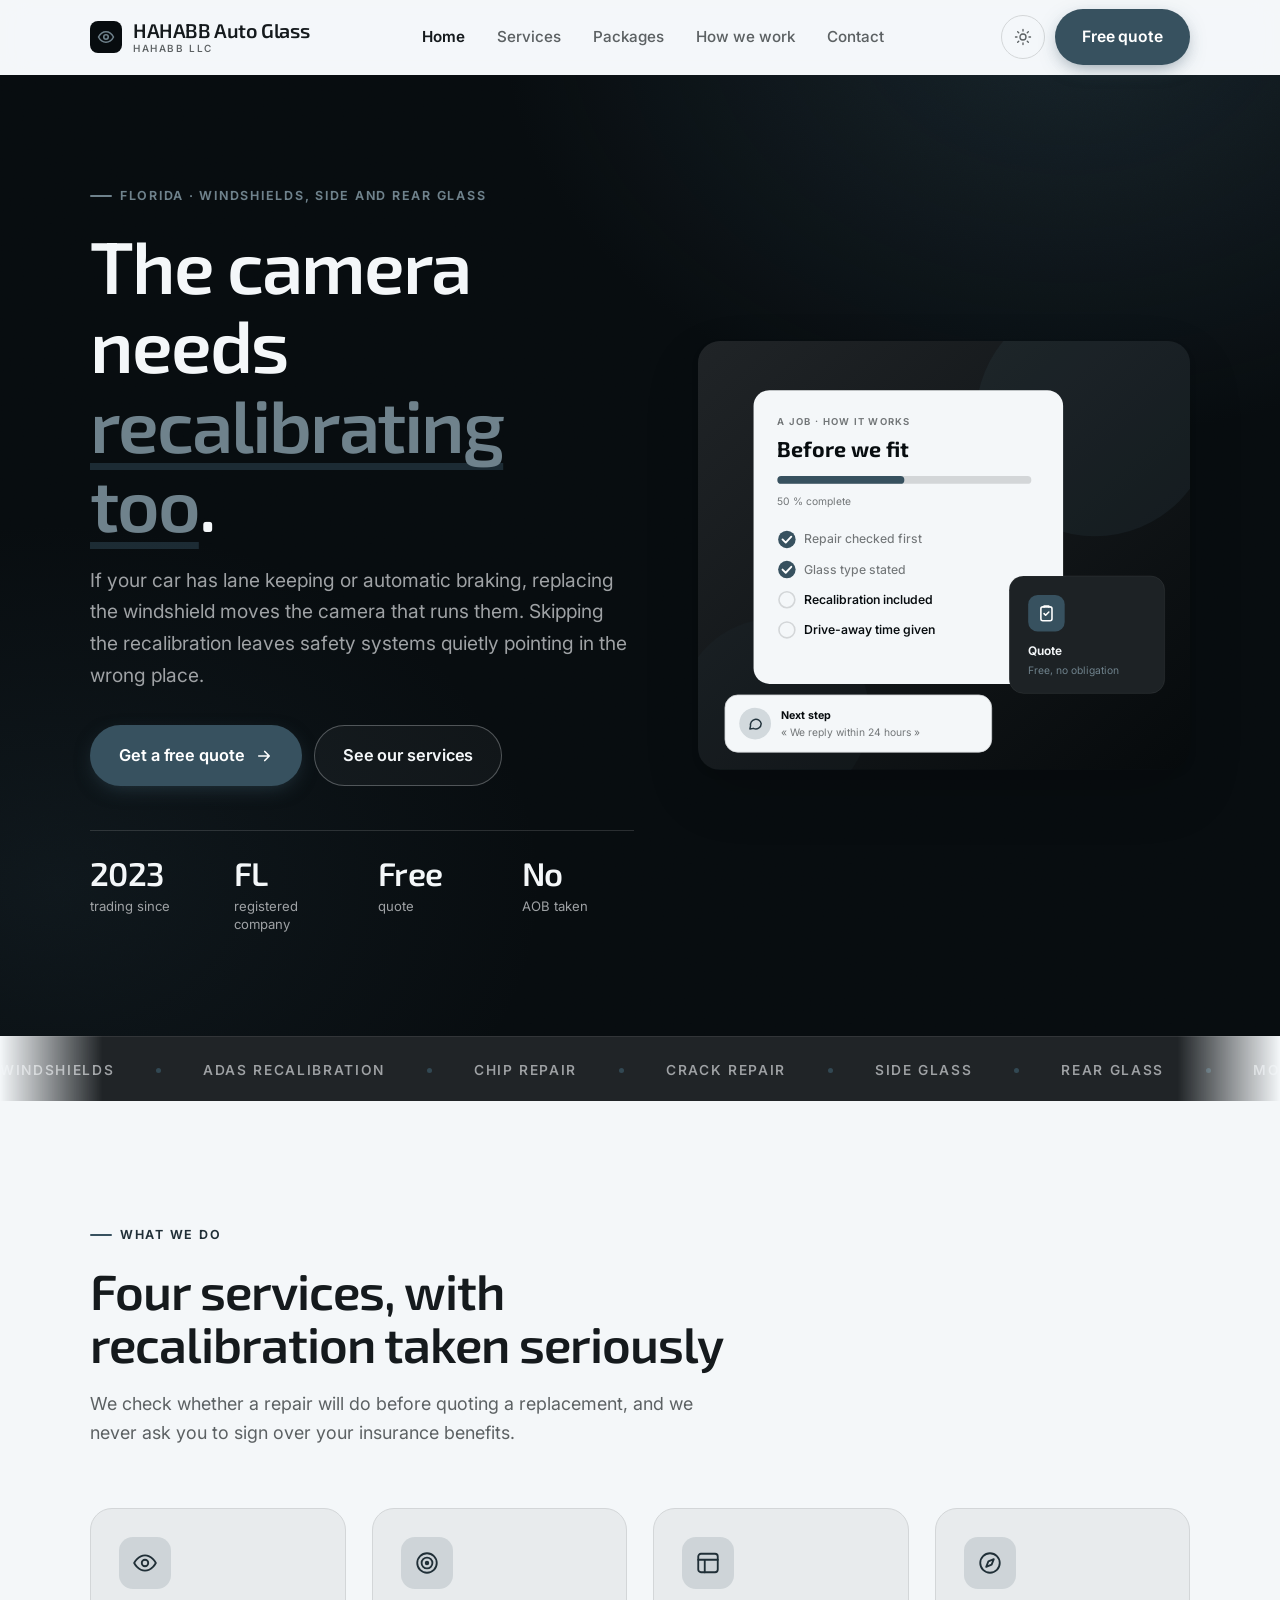
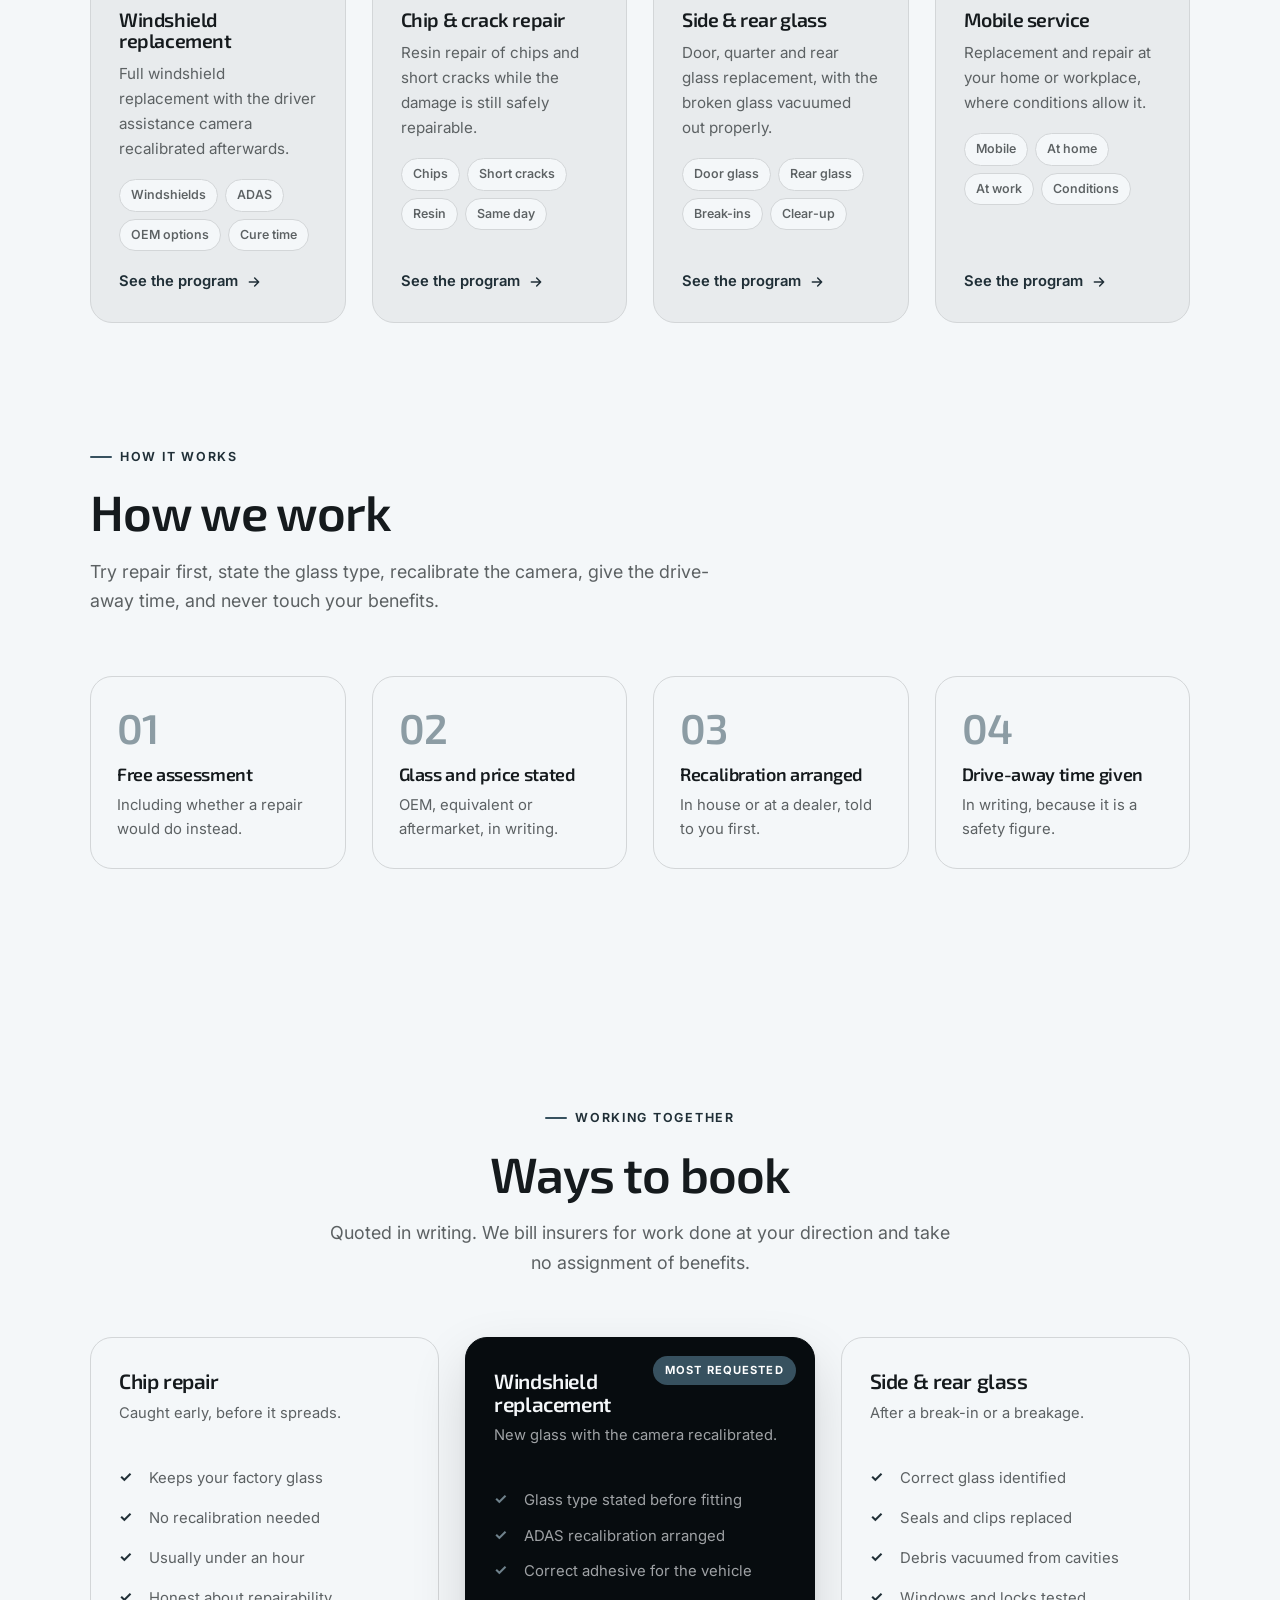
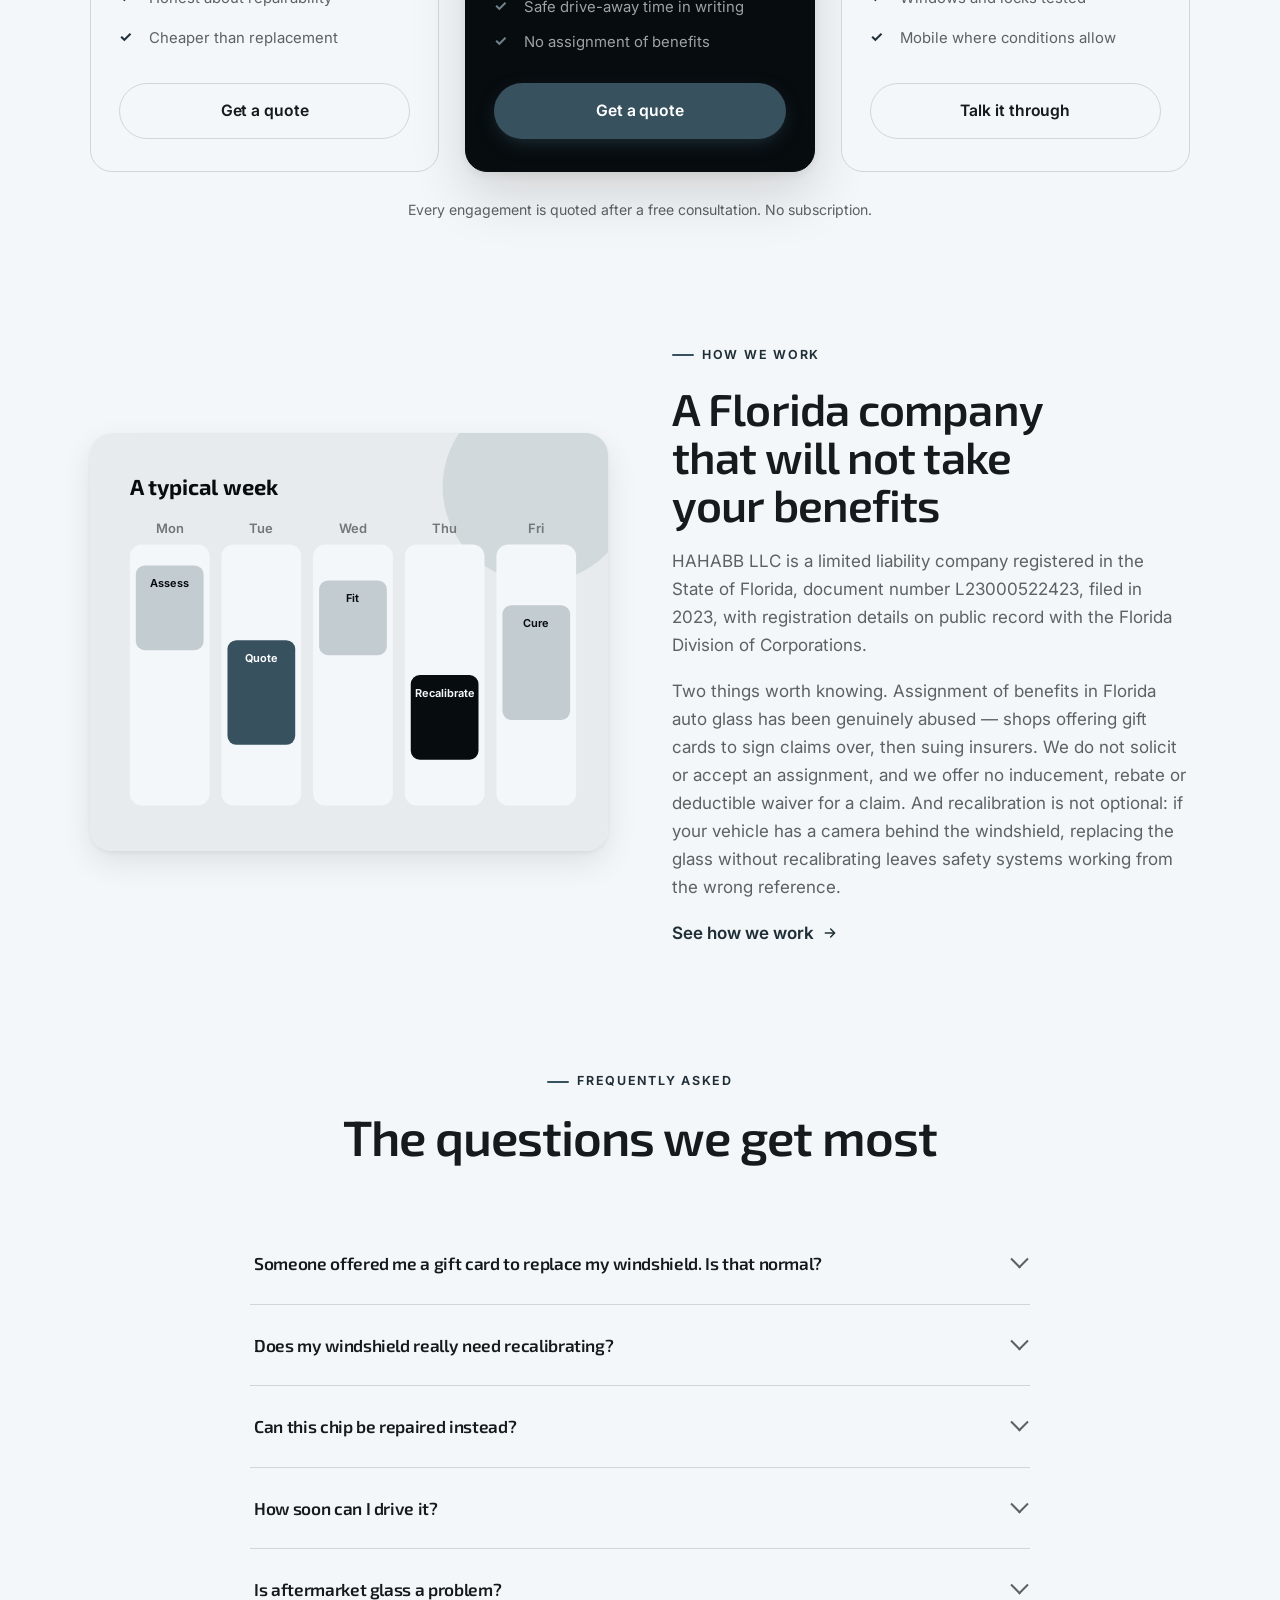
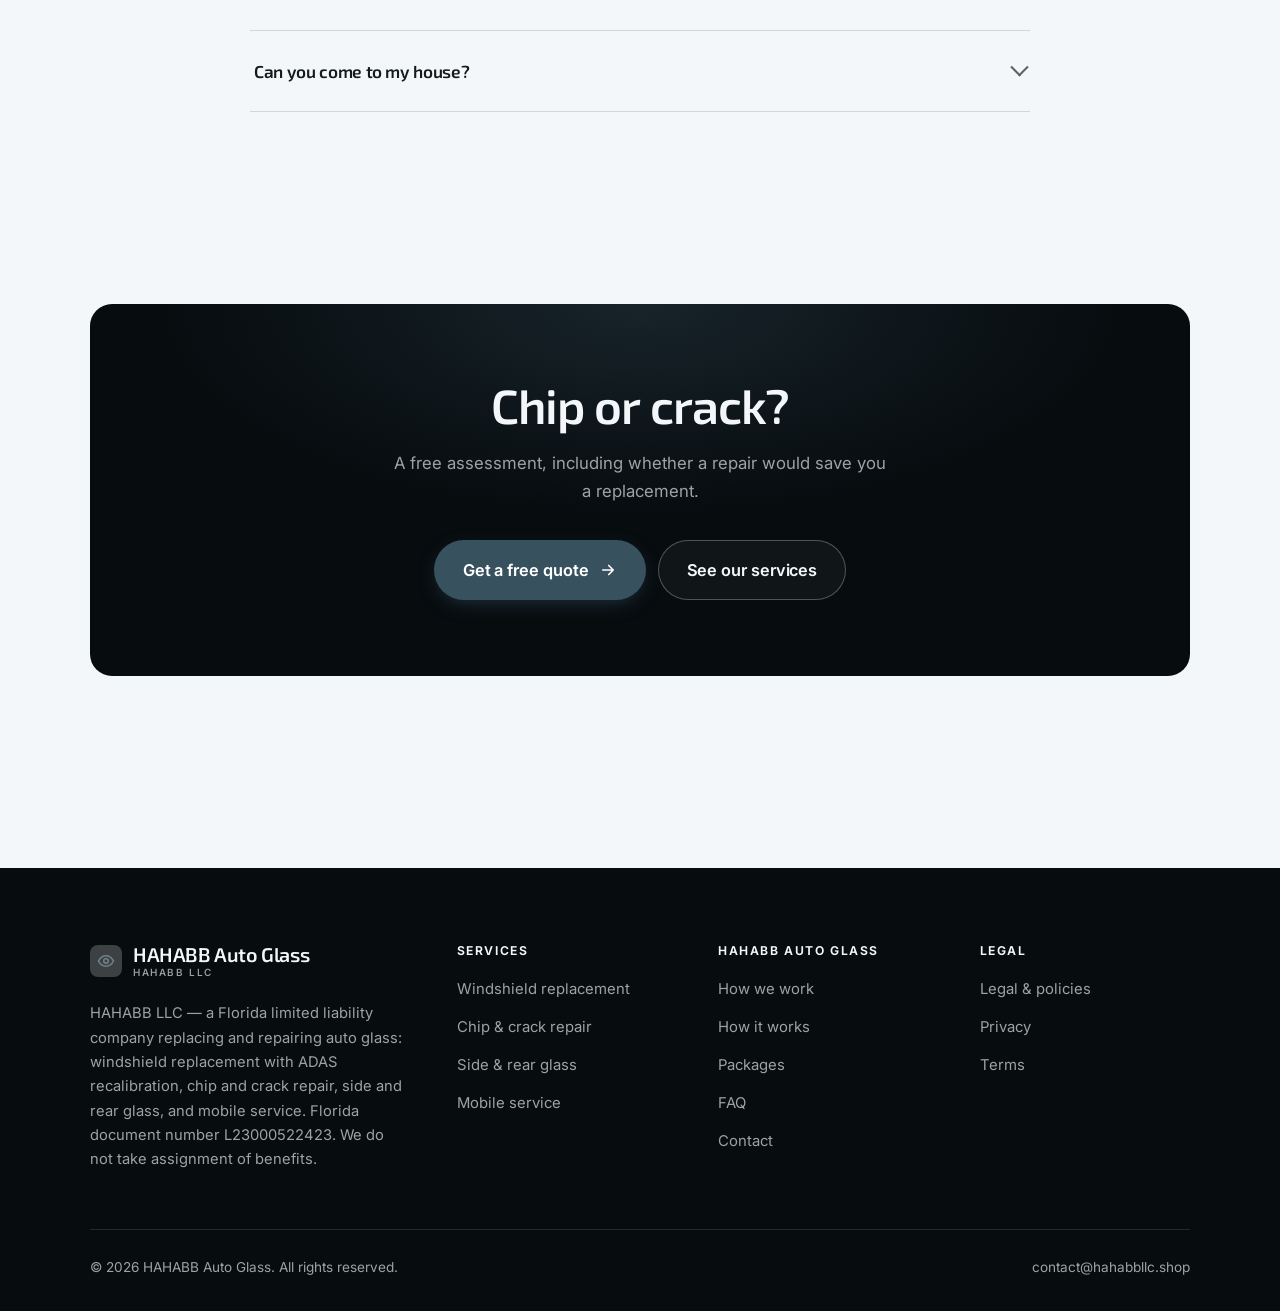
<file: index.html>
<!DOCTYPE html>
<html lang="en" class="no-js">
<head>
<meta charset="utf-8">
<meta name="viewport" content="width=device-width, initial-scale=1">
<title>HAHABB LLC — auto glass replacement and repair</title>
<meta name="description" content="HAHABB LLC, a Florida auto glass company: windshield replacement with ADAS recalibration, chip and crack repair, side and rear glass, and mobile service.">
<link rel="canonical" href="https://hahabbllc.shop/">

<meta property="og:type" content="website">
<meta property="og:url" content="https://hahabbllc.shop/">
<meta property="og:site_name" content="HAHABB Auto Glass">
<meta property="og:locale" content="en_US">
<meta property="og:title" content="HAHABB LLC — auto glass replacement and repair">
<meta property="og:description" content="HAHABB LLC, a Florida auto glass company: windshield replacement with ADAS recalibration, chip and crack repair, side and rear glass, and mobile service.">
<meta name="theme-color" content="#070c0f">

<link rel="icon" href="assets/img/favicon.svg" type="image/svg+xml">
<link rel="preconnect" href="https://fonts.googleapis.com">
<link rel="preconnect" href="https://fonts.gstatic.com" crossorigin>
<link rel="stylesheet" href="https://fonts.googleapis.com/css2?family=Exo+2:wght@400;500;600;700&family=Inter:wght@400..700&display=swap">
<link rel="stylesheet" href="assets/css/style.css">

<!-- Thème appliqué avant le premier rendu (évite le flash) -->
<script>
document.documentElement.classList.remove('no-js');
(function(){try{var t=localStorage.getItem('site-theme');if(t){document.documentElement.setAttribute('data-theme',t);}}catch(e){}})();
</script>
<script type="application/ld+json">
{
  "@context": "https://schema.org",
  "@type": "Organization",
  "name": "HAHABB Auto Glass",
  "url": "https://hahabbllc.shop/",
  "email": "contact@hahabbllc.shop",
  "description": "HAHABB LLC, a Florida auto glass company: windshield replacement with ADAS recalibration, chip and crack repair, side and rear glass, and mobile service.",
  "areaServed": "US",
  "knowsLanguage": "en"
}
</script>
</head>

<body>
<a class="skip-link" href="#main">Skip to main content</a>

<header class="site-header">
  <nav class="wrap nav" aria-label="Main navigation">
    <a class="brand" href="index.html">
      <svg class="brand__mark" viewBox="0 0 64 64" aria-hidden="true">
        <rect class="bm-bg" width="64" height="64" rx="16"/>
        <g class="bm-ic" transform="translate(14 14) scale(1.5)" fill="none" stroke-width="2.1" stroke-linecap="round" stroke-linejoin="round"><path d="M2 12s3.6-7 10-7 10 7 10 7-3.6 7-10 7S2 12 2 12z"/><circle cx="12" cy="12" r="3"/></g>
      </svg>
      <span>HAHABB Auto Glass<span class="brand__sub">HAHABB LLC</span></span>
    </a>

    <ul class="nav__links" id="nav-links">
      <li><a href="index.html" aria-current="page">Home</a></li>
      <li><a href="programs.html">Services</a></li>
      <li><a href="index.html#pricing">Packages</a></li>
      <li><a href="about.html">How we work</a></li>
      <li><a href="contact.html">Contact</a></li>
      <li><a class="btn btn--primary" href="contact.html">Free quote</a></li>
    </ul>

    <div class="nav__cta">
      <button class="theme-toggle" type="button" aria-label="Switch to dark theme">
        <svg class="icon-sun" viewBox="0 0 24 24" fill="none" stroke="currentColor" stroke-width="1.8" stroke-linecap="round" aria-hidden="true"><circle cx="12" cy="12" r="4"/><path d="M12 2v2m0 16v2M2 12h2m16 0h2M4.9 4.9l1.4 1.4m11.4 11.4 1.4 1.4M19.1 4.9l-1.4 1.4M6.3 17.7l-1.4 1.4"/></svg>
        <svg class="icon-moon" viewBox="0 0 24 24" fill="none" stroke="currentColor" stroke-width="1.8" stroke-linecap="round" stroke-linejoin="round" aria-hidden="true"><path d="M21 12.8A9 9 0 1 1 11.2 3a7 7 0 0 0 9.8 9.8z"/></svg>
      </button>
      <a class="btn btn--primary" href="contact.html">Free quote</a>
      <button class="nav__toggle" type="button" aria-expanded="false" aria-controls="nav-links" aria-label="Open menu">
        <svg class="icon-open" viewBox="0 0 24 24" fill="none" stroke="currentColor" stroke-width="2" stroke-linecap="round" aria-hidden="true"><path d="M3 6h18M3 12h18M3 18h18"/></svg>
        <svg class="icon-close" viewBox="0 0 24 24" fill="none" stroke="currentColor" stroke-width="2" stroke-linecap="round" aria-hidden="true"><path d="M6 6l12 12M18 6L6 18"/></svg>
      </button>
    </div>
  </nav>
</header>

<main id="main">

<section class="hero">
  <div class="wrap hero__inner">
    <div>
      <span class="eyebrow hero__eyebrow">Florida · Windshields, side and rear glass</span>
      <h1>The camera needs<br> <em>recalibrating too</em>.</h1>
      <p class="hero__lede">If your car has lane keeping or automatic braking, replacing the windshield moves the camera that runs them. Skipping the recalibration leaves safety systems quietly pointing in the wrong place.</p>

      <div class="hero__actions">
        <a class="btn btn--primary btn--lg" href="contact.html">Get a free quote <svg viewBox="0 0 24 24" fill="none" stroke="currentColor" stroke-width="2.2" stroke-linecap="round" stroke-linejoin="round" aria-hidden="true"><path d="M5 12h14M13 6l6 6-6 6"/></svg></a>
        <a class="btn btn--on-dark btn--lg" href="programs.html">See our services</a>
      </div>

      <ul class="hero__proof">
        <li><span class="stat__num">2023</span><span class="stat__label">trading since</span></li>
        <li><span class="stat__num">FL</span><span class="stat__label">registered company</span></li>
        <li><span class="stat__num">Free</span><span class="stat__label">quote</span></li>
        <li><span class="stat__num">No</span><span class="stat__label">AOB taken</span></li>
      </ul>
    </div>

    <div class="hero__art">
      <svg viewBox="0 0 620 540" role="img" aria-label="How an auto glass job with HAHABB works, from assessment to recalibration.">
        <defs>
          <linearGradient id="hbg" x1="0" y1="0" x2="1" y2="1">
            <stop offset="0" stop-color="#202427"/><stop offset="1" stop-color="#060a0c"/>
          </linearGradient>
        </defs>
        <rect width="620" height="540" rx="22" fill="url(#hbg)"/>
        <circle cx="500" cy="96" r="150" fill="#37515f" opacity=".16"/>
        <circle cx="96" cy="470" r="120" fill="#37515f" opacity=".08"/>

        <g style="font-family: var(--font-body)">
          <!-- Carte programme -->
          <rect x="70" y="62" width="390" height="370" rx="20" fill="#f4f7f9"/>
          <text x="100" y="106" font-size="12" font-weight="650" letter-spacing="1.6" fill="#727678">A JOB · HOW IT WORKS</text>
          <text x="100" y="146" font-size="27" font-weight="700" fill="#070c0f" style="font-family: var(--font-display)">Before we fit</text>
          <rect x="100" y="170" width="320" height="10" rx="5" fill="#d3d6d8"/>
          <rect x="100" y="170" width="160" height="10" rx="5" fill="#37515f"/>
          <text x="100" y="206" font-size="13" fill="#727678">50 % complete</text>
          <circle cx="112" cy="250" r="11" fill="#37515f"/><path d="M106.5 250l4 4 7-7.5" fill="none" stroke="#ffffff" stroke-width="2.4" stroke-linecap="round" stroke-linejoin="round"/><text x="134" y="255" font-size="15.5" fill="#727678" font-weight="450">Repair checked first</text>
          <circle cx="112" cy="288" r="11" fill="#37515f"/><path d="M106.5 288l4 4 7-7.5" fill="none" stroke="#ffffff" stroke-width="2.4" stroke-linecap="round" stroke-linejoin="round"/><text x="134" y="293" font-size="15.5" fill="#727678" font-weight="450">Glass type stated</text>
          <circle cx="112" cy="326" r="10" fill="none" stroke="#d3d6d8" stroke-width="2"/><text x="134" y="331" font-size="15.5" fill="#070c0f" font-weight="560">Recalibration included</text>
          <circle cx="112" cy="364" r="10" fill="none" stroke="#d3d6d8" stroke-width="2"/><text x="134" y="369" font-size="15.5" fill="#070c0f" font-weight="560">Drive-away time given</text>

          <!-- Carte séance -->
          <rect x="392" y="296" width="196" height="148" rx="18" fill="#1d2225" stroke="#ffffff" stroke-opacity=".08"/>
          <rect x="416" y="320" width="46" height="46" rx="12" fill="#37515f"/>
          <g transform="translate(427 331)" fill="none" stroke="#ffffff" color="#ffffff" stroke-width="2" stroke-linecap="round" stroke-linejoin="round"><rect x="5" y="4" width="14" height="17.5" rx="2.5"/><path d="M9 4V3h6v1M9 12.5l2 2 4-4"/></g>
          <text x="416" y="396" font-size="15" font-weight="650" fill="#f4f7f9">Quote</text>
          <text x="416" y="420" font-size="13" fill="#6f828c">Free, no obligation</text>

          <!-- Retour du coach -->
          <rect x="34" y="446" width="336" height="72" rx="16" fill="#f4f7f9" stroke="#d3d6d8"/>
          <circle cx="72" cy="482" r="20" fill="#d2d9dd"/>
          <g transform="translate(62 472) scale(.84)" fill="none" stroke="#24353e" stroke-width="2.2" stroke-linecap="round" stroke-linejoin="round"><path d="M21 12a8 8 0 0 1-11.6 7.1L4 20l1-4.6A8 8 0 1 1 21 12z"/></g>
          <text x="104" y="476" font-size="13.5" font-weight="700" fill="#070c0f">Next step</text>
          <text x="104" y="498" font-size="13" fill="#727678">« We reply within 24 hours »</text>
        </g>
      </svg>
    </div>
  </div>
</section>

<div class="marquee" aria-hidden="true">
  <div class="marquee__track"><span>Windshields</span><span>ADAS recalibration</span><span>Chip repair</span><span>Crack repair</span><span>Side glass</span><span>Rear glass</span><span>Mobile service</span><span>OEM glass</span><span>Safe drive-away</span><span>No AOB</span><span>Windshields</span><span>ADAS recalibration</span><span>Chip repair</span><span>Crack repair</span><span>Side glass</span><span>Rear glass</span><span>Mobile service</span><span>OEM glass</span><span>Safe drive-away</span><span>No AOB</span></div>
</div>

<section class="section wrap" id="programs">
  <div class="section-head reveal">
    <span class="eyebrow">What we do</span>
    <h2>Four services, with recalibration taken seriously</h2>
    <p>We check whether a repair will do before quoting a replacement, and we never ask you to sign over your insurance benefits.</p>
  </div>
  <div class="grid grid--4 reveal-group">
    <a class="card" href="programs.html#windshield">
      <div class="card__icon"><svg viewBox="0 0 24 24" fill="none" stroke="currentColor" stroke-width="1.7" stroke-linecap="round" stroke-linejoin="round" aria-hidden="true"><path d="M2 12s3.6-7 10-7 10 7 10 7-3.6 7-10 7S2 12 2 12z"/><circle cx="12" cy="12" r="3"/></svg></div>
      <h3>Windshield replacement</h3>
      <p>Full windshield replacement with the driver assistance camera recalibrated afterwards.</p>
      <ul class="tags"><li>Windshields</li><li>ADAS</li><li>OEM options</li><li>Cure time</li></ul>
      <span class="arrow-link">See the program <svg viewBox="0 0 24 24" fill="none" stroke="currentColor" stroke-width="2.2" stroke-linecap="round" stroke-linejoin="round" aria-hidden="true"><path d="M5 12h14M13 6l6 6-6 6"/></svg></span>
    </a>
    <a class="card" href="programs.html#repair">
      <div class="card__icon"><svg viewBox="0 0 24 24" fill="none" stroke="currentColor" stroke-width="1.7" stroke-linecap="round" stroke-linejoin="round" aria-hidden="true"><circle cx="12" cy="12" r="9"/><circle cx="12" cy="12" r="5"/><circle cx="12" cy="12" r="1.2" fill="currentColor"/></svg></div>
      <h3>Chip &amp; crack repair</h3>
      <p>Resin repair of chips and short cracks while the damage is still safely repairable.</p>
      <ul class="tags"><li>Chips</li><li>Short cracks</li><li>Resin</li><li>Same day</li></ul>
      <span class="arrow-link">See the program <svg viewBox="0 0 24 24" fill="none" stroke="currentColor" stroke-width="2.2" stroke-linecap="round" stroke-linejoin="round" aria-hidden="true"><path d="M5 12h14M13 6l6 6-6 6"/></svg></span>
    </a>
    <a class="card" href="programs.html#sides">
      <div class="card__icon"><svg viewBox="0 0 24 24" fill="none" stroke="currentColor" stroke-width="1.7" stroke-linecap="round" stroke-linejoin="round" aria-hidden="true"><rect x="3" y="3.5" width="18" height="17" rx="2.5"/><path d="M3 9h18M9 9v11.5"/></svg></div>
      <h3>Side &amp; rear glass</h3>
      <p>Door, quarter and rear glass replacement, with the broken glass vacuumed out properly.</p>
      <ul class="tags"><li>Door glass</li><li>Rear glass</li><li>Break-ins</li><li>Clear-up</li></ul>
      <span class="arrow-link">See the program <svg viewBox="0 0 24 24" fill="none" stroke="currentColor" stroke-width="2.2" stroke-linecap="round" stroke-linejoin="round" aria-hidden="true"><path d="M5 12h14M13 6l6 6-6 6"/></svg></span>
    </a>
    <a class="card" href="programs.html#mobile">
      <div class="card__icon"><svg viewBox="0 0 24 24" fill="none" stroke="currentColor" stroke-width="1.7" stroke-linecap="round" stroke-linejoin="round" aria-hidden="true"><circle cx="12" cy="12" r="9"/><path d="M15.5 8.5 13.5 13.5 8.5 15.5 10.5 10.5z"/></svg></div>
      <h3>Mobile service</h3>
      <p>Replacement and repair at your home or workplace, where conditions allow it.</p>
      <ul class="tags"><li>Mobile</li><li>At home</li><li>At work</li><li>Conditions</li></ul>
      <span class="arrow-link">See the program <svg viewBox="0 0 24 24" fill="none" stroke="currentColor" stroke-width="2.2" stroke-linecap="round" stroke-linejoin="round" aria-hidden="true"><path d="M5 12h14M13 6l6 6-6 6"/></svg></span>
    </a>
  </div>
</section>

<section class="section section--flush wrap" id="how-it-works">
  <div class="section-head reveal">
    <span class="eyebrow">How it works</span>
    <h2>How we work</h2>
    <p>Try repair first, state the glass type, recalibrate the camera, give the drive-away time, and never touch your benefits.</p>
  </div>
  <div class="grid grid--4 steps reveal-group">
    <article class="step">
      <h3>Free assessment</h3>
      <p>Including whether a repair would do instead.</p>
    </article>
    <article class="step">
      <h3>Glass and price stated</h3>
      <p>OEM, equivalent or aftermarket, in writing.</p>
    </article>
    <article class="step">
      <h3>Recalibration arranged</h3>
      <p>In house or at a dealer, told to you first.</p>
    </article>
    <article class="step">
      <h3>Drive-away time given</h3>
      <p>In writing, because it is a safety figure.</p>
    </article>
  </div>
</section>

<section class="section wrap" id="pricing">
  <div class="section-head section-head--center reveal">
    <span class="eyebrow">Working together</span>
    <h2>Ways to book</h2>
    <p>Quoted in writing. We bill insurers for work done at your direction and take no assignment of benefits.</p>
  </div>
  <div class="grid grid--3 plans reveal-group">
    <article class="plan">
      
      <h3>Chip repair</h3>
      <p class="plan__desc">Caught early, before it spreads.</p>
      
      <ul class="plan__features">
        <li>Keeps your factory glass</li>
        <li>No recalibration needed</li>
        <li>Usually under an hour</li>
        <li>Honest about repairability</li>
        <li>Cheaper than replacement</li>
      </ul>
      <a class="btn btn--ghost btn--block" href="contact.html">Get a quote</a>
    </article>
    <article class="plan plan--featured">
      <span class="plan__tag">Most requested</span>
      <h3>Windshield replacement</h3>
      <p class="plan__desc">New glass with the camera recalibrated.</p>
      
      <ul class="plan__features">
        <li>Glass type stated before fitting</li>
        <li>ADAS recalibration arranged</li>
        <li>Correct adhesive for the vehicle</li>
        <li>Safe drive-away time in writing</li>
        <li>No assignment of benefits</li>
      </ul>
      <a class="btn btn--primary btn--block" href="contact.html">Get a quote</a>
    </article>
    <article class="plan">
      
      <h3>Side &amp; rear glass</h3>
      <p class="plan__desc">After a break-in or a breakage.</p>
      
      <ul class="plan__features">
        <li>Correct glass identified</li>
        <li>Seals and clips replaced</li>
        <li>Debris vacuumed from cavities</li>
        <li>Windows and locks tested</li>
        <li>Mobile where conditions allow</li>
      </ul>
      <a class="btn btn--ghost btn--block" href="contact.html">Talk it through</a>
    </article>
  </div>
  <p class="plans-note">Every engagement is quoted after a free consultation. No subscription.</p>
</section>

<section class="section section--flush wrap">
  <div class="split reveal">
    <div class="split__art">
      <svg viewBox="0 0 520 420" role="img" aria-label="Example of a typical week: Assess, Quote, Fit, Recalibrate, Cure.">
        <rect width="520" height="420" rx="20" fill="#e7ebee"/>
        <circle cx="450" cy="54" r="96" fill="#37515f" opacity=".12"/>
        <g style="font-family: var(--font-body)">
        <text x="40" y="62" font-size="22" font-weight="700" fill="#070c0f" style="font-family: var(--font-display)">A typical week</text>
        <text x="80" y="100" text-anchor="middle" font-size="13" font-weight="600" fill="#727678">Mon</text>
        <rect x="40" y="112" width="80" height="262" rx="12" fill="#f4f7f9"/>
        <rect x="46" y="133" width="68" height="85" rx="9" fill="#c3ccd1"/>
        <text x="80" y="155" text-anchor="middle" font-size="11" font-weight="650" fill="#070c0f">Assess</text>
        <text x="172" y="100" text-anchor="middle" font-size="13" font-weight="600" fill="#727678">Tue</text>
        <rect x="132" y="112" width="80" height="262" rx="12" fill="#f4f7f9"/>
        <rect x="138" y="208" width="68" height="105" rx="9" fill="#37515f"/>
        <text x="172" y="230" text-anchor="middle" font-size="11" font-weight="650" fill="#ffffff">Quote</text>
        <text x="264" y="100" text-anchor="middle" font-size="13" font-weight="600" fill="#727678">Wed</text>
        <rect x="224" y="112" width="80" height="262" rx="12" fill="#f4f7f9"/>
        <rect x="230" y="148" width="68" height="75" rx="9" fill="#c3ccd1"/>
        <text x="264" y="170" text-anchor="middle" font-size="11" font-weight="650" fill="#070c0f">Fit</text>
        <text x="356" y="100" text-anchor="middle" font-size="13" font-weight="600" fill="#727678">Thu</text>
        <rect x="316" y="112" width="80" height="262" rx="12" fill="#f4f7f9"/>
        <rect x="322" y="243" width="68" height="85" rx="9" fill="#070c0f"/>
        <text x="356" y="265" text-anchor="middle" font-size="11" font-weight="650" fill="#f4f7f9">Recalibrate</text>
        <text x="448" y="100" text-anchor="middle" font-size="13" font-weight="600" fill="#727678">Fri</text>
        <rect x="408" y="112" width="80" height="262" rx="12" fill="#f4f7f9"/>
        <rect x="414" y="173" width="68" height="115" rx="9" fill="#c3ccd1"/>
        <text x="448" y="195" text-anchor="middle" font-size="11" font-weight="650" fill="#070c0f">Cure</text>
        </g>
      </svg>
    </div>
    <div>
      <span class="eyebrow">How we work</span>
      <h2>A Florida company that will not take your benefits</h2>
      <p>HAHABB LLC is a limited liability company registered in the State of Florida, document number L23000522423, filed in 2023, with registration details on public record with the Florida Division of Corporations.</p>
      <p>Two things worth knowing. Assignment of benefits in Florida auto glass has been genuinely abused — shops offering gift cards to sign claims over, then suing insurers. We do not solicit or accept an assignment, and we offer no inducement, rebate or deductible waiver for a claim. And recalibration is not optional: if your vehicle has a camera behind the windshield, replacing the glass without recalibrating leaves safety systems working from the wrong reference.</p>
      <p><a class="arrow-link" href="about.html">See how we work <svg viewBox="0 0 24 24" fill="none" stroke="currentColor" stroke-width="2.2" stroke-linecap="round" stroke-linejoin="round" aria-hidden="true"><path d="M5 12h14M13 6l6 6-6 6"/></svg></a></p>
    </div>
  </div>
</section>

<section class="section section--flush wrap" id="faq">
  <div class="section-head section-head--center reveal">
    <span class="eyebrow">Frequently asked</span>
    <h2>The questions we get most</h2>
  </div>
  <div class="faq reveal">
    <details>
      <summary>Someone offered me a gift card to replace my windshield. Is that normal?</summary>
      <p>It is common in Florida and you should walk away. Those offers go with signing over your insurance benefits, and the practice has caused real harm. We offer no inducements and take no assignment.</p>
    </details>
    <details>
      <summary>Does my windshield really need recalibrating?</summary>
      <p>If your car has lane keeping, automatic emergency braking or adaptive cruise control, almost certainly yes. The camera that runs them sits on the windshield, and moving it without recalibration leaves those systems inaccurate.</p>
    </details>
    <details>
      <summary>Can this chip be repaired instead?</summary>
      <p>Often, if it is caught early and is not in your line of sight. Repair keeps the factory glass and the original calibration, so we check that first — it is cheaper for you and better for the car.</p>
    </details>
    <details>
      <summary>How soon can I drive it?</summary>
      <p>We give you the safe drive-away time in writing for the adhesive used. It is a safety figure, not a guideline — the bond has to cure before the glass can do its job in a crash.</p>
    </details>
    <details>
      <summary>Is aftermarket glass a problem?</summary>
      <p>Not necessarily, and you should know which you are getting. On vehicles with camera systems, OEM or OEM-equivalent glass is often the safer choice for recalibration, and we will say when that applies.</p>
    </details>
    <details>
      <summary>Can you come to my house?</summary>
      <p>Usually, if it is dry and there is level, sheltered space. Adhesive has temperature and humidity limits, and we will reschedule rather than bond glass in the rain.</p>
    </details>
  </div>
</section>

<section class="wrap section--tight">
  <div class="cta-band reveal">
    <h2>Chip or crack?</h2>
    <p>A free assessment, including whether a repair would save you a replacement.</p>
    <div class="hero__actions">
      <a class="btn btn--primary btn--lg" href="contact.html">Get a free quote <svg viewBox="0 0 24 24" fill="none" stroke="currentColor" stroke-width="2.2" stroke-linecap="round" stroke-linejoin="round" aria-hidden="true"><path d="M5 12h14M13 6l6 6-6 6"/></svg></a>
      <a class="btn btn--on-dark btn--lg" href="programs.html">See our services</a>
    </div>
  </div>
</section>

</main>

<footer class="site-footer">
  <div class="wrap">
    <div class="footer__grid">
      <div class="footer__brand">
        <a class="brand" href="index.html">
          <svg class="brand__mark" viewBox="0 0 64 64" aria-hidden="true">
        <rect class="bm-bg" width="64" height="64" rx="16"/>
        <g class="bm-ic" transform="translate(14 14) scale(1.5)" fill="none" stroke-width="2.1" stroke-linecap="round" stroke-linejoin="round"><path d="M2 12s3.6-7 10-7 10 7 10 7-3.6 7-10 7S2 12 2 12z"/><circle cx="12" cy="12" r="3"/></g>
      </svg>
          <span>HAHABB Auto Glass<span class="brand__sub">HAHABB LLC</span></span>
        </a>
        <p>HAHABB LLC — a Florida limited liability company replacing and repairing auto glass: windshield replacement with ADAS recalibration, chip and crack repair, side and rear glass, and mobile service. Florida document number L23000522423. We do not take assignment of benefits.</p>
      </div>

      <div class="footer__col">
        <h4>Services</h4>
        <ul>
          <li><a href="programs.html#windshield">Windshield replacement</a></li>
          <li><a href="programs.html#repair">Chip &amp; crack repair</a></li>
          <li><a href="programs.html#sides">Side &amp; rear glass</a></li>
          <li><a href="programs.html#mobile">Mobile service</a></li>
        </ul>
      </div>

      <div class="footer__col">
        <h4>HAHABB Auto Glass</h4>
        <ul>
          <li><a href="about.html">How we work</a></li>
          <li><a href="index.html#how-it-works">How it works</a></li>
          <li><a href="index.html#pricing">Packages</a></li>
          <li><a href="index.html#faq">FAQ</a></li>
          <li><a href="contact.html">Contact</a></li>
        </ul>
      </div>

      <div class="footer__col">
        <h4>Legal</h4>
        <ul>
          <li><a href="legal.html">Legal &amp; policies</a></li>
          <li><a href="legal.html#privacy">Privacy</a></li>
          <li><a href="legal.html#terms">Terms</a></li>
        </ul>
      </div>
    </div>

    <div class="footer__bottom">
      <p>© <span data-year>2026</span> HAHABB Auto Glass. All rights reserved.</p>
      <p><a href="mailto:contact@hahabbllc.shop">contact@hahabbllc.shop</a></p>
    </div>
  </div>
</footer>

<script src="assets/js/main.js" defer></script>
</body>
</html>
</file>
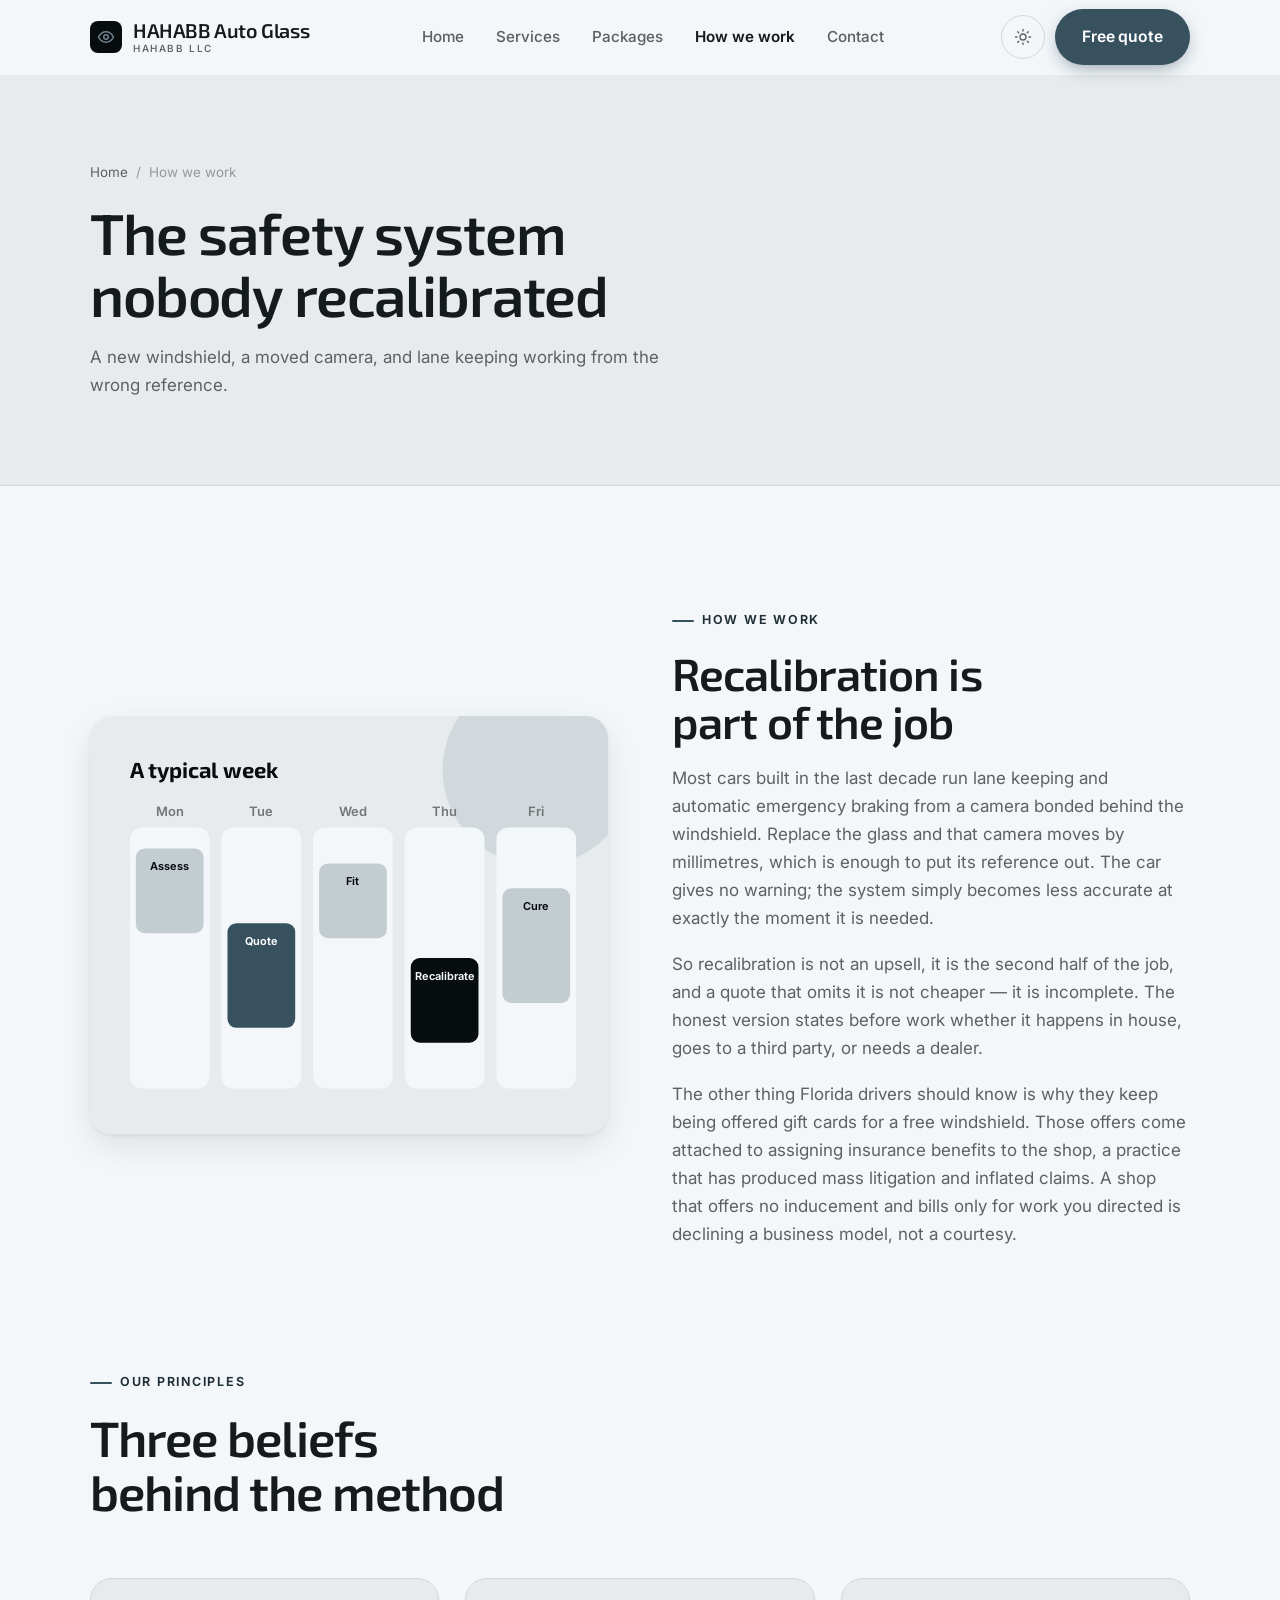
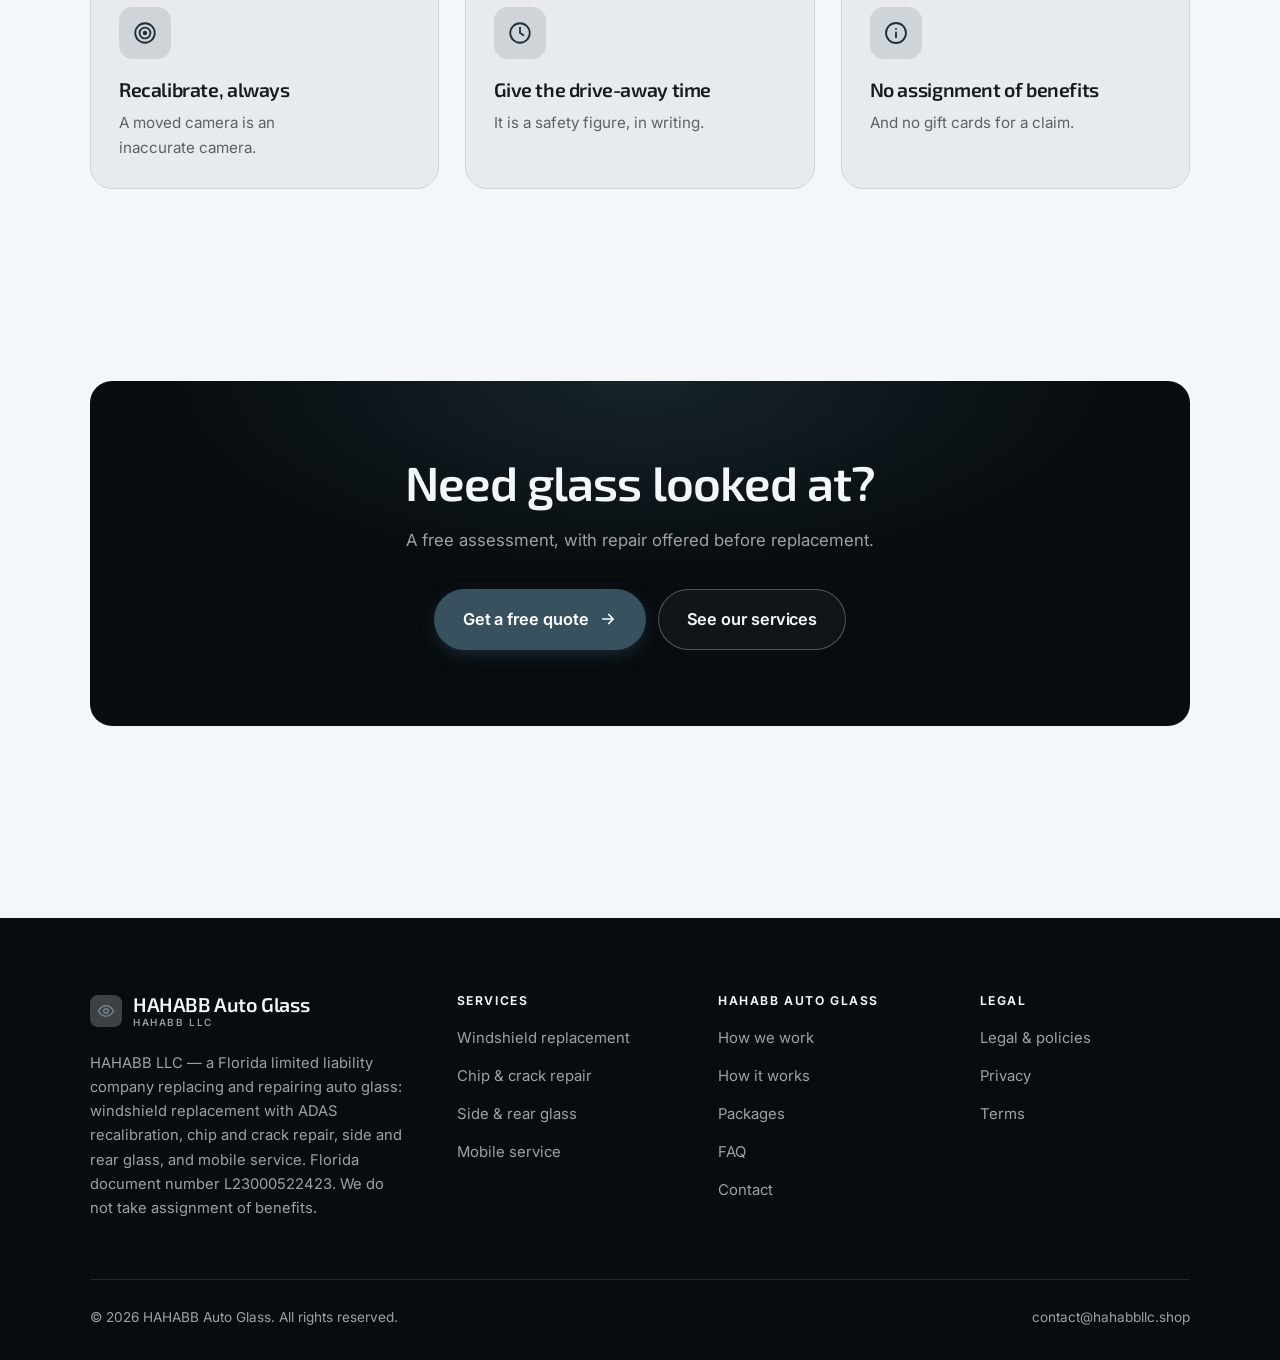
<file: about.html>
<!DOCTYPE html>
<html lang="en" class="no-js">
<head>
<meta charset="utf-8">
<meta name="viewport" content="width=device-width, initial-scale=1">
<title>How we work — HAHABB Auto Glass</title>
<meta name="description" content="About HAHABB LLC, a Florida auto glass company, document number L23000522423.">
<link rel="canonical" href="https://hahabbllc.shop/about.html">

<meta property="og:type" content="website">
<meta property="og:url" content="https://hahabbllc.shop/about.html">
<meta property="og:site_name" content="HAHABB Auto Glass">
<meta property="og:locale" content="en_US">
<meta property="og:title" content="How we work — HAHABB Auto Glass">
<meta property="og:description" content="About HAHABB LLC, a Florida auto glass company, document number L23000522423.">
<meta name="theme-color" content="#070c0f">

<link rel="icon" href="assets/img/favicon.svg" type="image/svg+xml">
<link rel="preconnect" href="https://fonts.googleapis.com">
<link rel="preconnect" href="https://fonts.gstatic.com" crossorigin>
<link rel="stylesheet" href="https://fonts.googleapis.com/css2?family=Exo+2:wght@400;500;600;700&family=Inter:wght@400..700&display=swap">
<link rel="stylesheet" href="assets/css/style.css">

<!-- Thème appliqué avant le premier rendu (évite le flash) -->
<script>
document.documentElement.classList.remove('no-js');
(function(){try{var t=localStorage.getItem('site-theme');if(t){document.documentElement.setAttribute('data-theme',t);}}catch(e){}})();
</script>
</head>

<body>
<a class="skip-link" href="#main">Skip to main content</a>

<header class="site-header">
  <nav class="wrap nav" aria-label="Main navigation">
    <a class="brand" href="index.html">
      <svg class="brand__mark" viewBox="0 0 64 64" aria-hidden="true">
        <rect class="bm-bg" width="64" height="64" rx="16"/>
        <g class="bm-ic" transform="translate(14 14) scale(1.5)" fill="none" stroke-width="2.1" stroke-linecap="round" stroke-linejoin="round"><path d="M2 12s3.6-7 10-7 10 7 10 7-3.6 7-10 7S2 12 2 12z"/><circle cx="12" cy="12" r="3"/></g>
      </svg>
      <span>HAHABB Auto Glass<span class="brand__sub">HAHABB LLC</span></span>
    </a>

    <ul class="nav__links" id="nav-links">
      <li><a href="index.html">Home</a></li>
      <li><a href="programs.html">Services</a></li>
      <li><a href="index.html#pricing">Packages</a></li>
      <li><a href="about.html" aria-current="page">How we work</a></li>
      <li><a href="contact.html">Contact</a></li>
      <li><a class="btn btn--primary" href="contact.html">Free quote</a></li>
    </ul>

    <div class="nav__cta">
      <button class="theme-toggle" type="button" aria-label="Switch to dark theme">
        <svg class="icon-sun" viewBox="0 0 24 24" fill="none" stroke="currentColor" stroke-width="1.8" stroke-linecap="round" aria-hidden="true"><circle cx="12" cy="12" r="4"/><path d="M12 2v2m0 16v2M2 12h2m16 0h2M4.9 4.9l1.4 1.4m11.4 11.4 1.4 1.4M19.1 4.9l-1.4 1.4M6.3 17.7l-1.4 1.4"/></svg>
        <svg class="icon-moon" viewBox="0 0 24 24" fill="none" stroke="currentColor" stroke-width="1.8" stroke-linecap="round" stroke-linejoin="round" aria-hidden="true"><path d="M21 12.8A9 9 0 1 1 11.2 3a7 7 0 0 0 9.8 9.8z"/></svg>
      </button>
      <a class="btn btn--primary" href="contact.html">Free quote</a>
      <button class="nav__toggle" type="button" aria-expanded="false" aria-controls="nav-links" aria-label="Open menu">
        <svg class="icon-open" viewBox="0 0 24 24" fill="none" stroke="currentColor" stroke-width="2" stroke-linecap="round" aria-hidden="true"><path d="M3 6h18M3 12h18M3 18h18"/></svg>
        <svg class="icon-close" viewBox="0 0 24 24" fill="none" stroke="currentColor" stroke-width="2" stroke-linecap="round" aria-hidden="true"><path d="M6 6l12 12M18 6L6 18"/></svg>
      </button>
    </div>
  </nav>
</header>

<main id="main">

<section class="page-head">
  <div class="wrap">
    <nav class="breadcrumb" aria-label="Breadcrumb">
      <a href="index.html">Home</a><span>/</span><span aria-current="page">How we work</span>
    </nav>
    <h1>The safety system nobody recalibrated</h1>
    <p>A new windshield, a moved camera, and lane keeping working from the wrong reference.</p>
  </div>
</section>

<section class="section wrap">
  <div class="split reveal">
    <div class="split__art">
      <svg viewBox="0 0 520 420" role="img" aria-label="Example of a typical week: Assess, Quote, Fit, Recalibrate, Cure.">
        <rect width="520" height="420" rx="20" fill="#e7ebee"/>
        <circle cx="450" cy="54" r="96" fill="#37515f" opacity=".12"/>
        <g style="font-family: var(--font-body)">
        <text x="40" y="62" font-size="22" font-weight="700" fill="#070c0f" style="font-family: var(--font-display)">A typical week</text>
        <text x="80" y="100" text-anchor="middle" font-size="13" font-weight="600" fill="#727678">Mon</text>
        <rect x="40" y="112" width="80" height="262" rx="12" fill="#f4f7f9"/>
        <rect x="46" y="133" width="68" height="85" rx="9" fill="#c3ccd1"/>
        <text x="80" y="155" text-anchor="middle" font-size="11" font-weight="650" fill="#070c0f">Assess</text>
        <text x="172" y="100" text-anchor="middle" font-size="13" font-weight="600" fill="#727678">Tue</text>
        <rect x="132" y="112" width="80" height="262" rx="12" fill="#f4f7f9"/>
        <rect x="138" y="208" width="68" height="105" rx="9" fill="#37515f"/>
        <text x="172" y="230" text-anchor="middle" font-size="11" font-weight="650" fill="#ffffff">Quote</text>
        <text x="264" y="100" text-anchor="middle" font-size="13" font-weight="600" fill="#727678">Wed</text>
        <rect x="224" y="112" width="80" height="262" rx="12" fill="#f4f7f9"/>
        <rect x="230" y="148" width="68" height="75" rx="9" fill="#c3ccd1"/>
        <text x="264" y="170" text-anchor="middle" font-size="11" font-weight="650" fill="#070c0f">Fit</text>
        <text x="356" y="100" text-anchor="middle" font-size="13" font-weight="600" fill="#727678">Thu</text>
        <rect x="316" y="112" width="80" height="262" rx="12" fill="#f4f7f9"/>
        <rect x="322" y="243" width="68" height="85" rx="9" fill="#070c0f"/>
        <text x="356" y="265" text-anchor="middle" font-size="11" font-weight="650" fill="#f4f7f9">Recalibrate</text>
        <text x="448" y="100" text-anchor="middle" font-size="13" font-weight="600" fill="#727678">Fri</text>
        <rect x="408" y="112" width="80" height="262" rx="12" fill="#f4f7f9"/>
        <rect x="414" y="173" width="68" height="115" rx="9" fill="#c3ccd1"/>
        <text x="448" y="195" text-anchor="middle" font-size="11" font-weight="650" fill="#070c0f">Cure</text>
        </g>
      </svg>
    </div>
    <div>
      <span class="eyebrow">How we work</span>
      <h2>Recalibration is part of the job</h2>
      <p>Most cars built in the last decade run lane keeping and automatic emergency braking from a camera bonded behind the windshield. Replace the glass and that camera moves by millimetres, which is enough to put its reference out. The car gives no warning; the system simply becomes less accurate at exactly the moment it is needed.</p>
      <p>So recalibration is not an upsell, it is the second half of the job, and a quote that omits it is not cheaper — it is incomplete. The honest version states before work whether it happens in house, goes to a third party, or needs a dealer.</p>
      <p>The other thing Florida drivers should know is why they keep being offered gift cards for a free windshield. Those offers come attached to assigning insurance benefits to the shop, a practice that has produced mass litigation and inflated claims. A shop that offers no inducement and bills only for work you directed is declining a business model, not a courtesy.</p>
      <!--
        TO DO: add a short introduction of the coach (name, real background),
        with a photo if possible. Do not invent credentials — see README.md.
      -->
    </div>
  </div>
</section>

<section class="section section--flush wrap">
  <div class="section-head reveal">
    <span class="eyebrow">Our principles</span>
    <h2>Three beliefs behind the method</h2>
  </div>
  <div class="grid grid--3 reveal-group">
    <article class="card">
      <div class="card__icon"><svg viewBox="0 0 24 24" fill="none" stroke="currentColor" stroke-width="1.7" stroke-linecap="round" stroke-linejoin="round" aria-hidden="true"><circle cx="12" cy="12" r="9"/><circle cx="12" cy="12" r="5"/><circle cx="12" cy="12" r="1.2" fill="currentColor"/></svg></div>
      <h3>Recalibrate, always</h3>
      <p>A moved camera is an inaccurate camera.</p>
    </article>
    <article class="card">
      <div class="card__icon"><svg viewBox="0 0 24 24" fill="none" stroke="currentColor" stroke-width="1.7" stroke-linecap="round" stroke-linejoin="round" aria-hidden="true"><circle cx="12" cy="12" r="9"/><path d="M12 7v5l3.2 2"/></svg></div>
      <h3>Give the drive-away time</h3>
      <p>It is a safety figure, in writing.</p>
    </article>
    <article class="card">
      <div class="card__icon"><svg viewBox="0 0 24 24" fill="none" stroke="currentColor" stroke-width="1.7" stroke-linecap="round" stroke-linejoin="round" aria-hidden="true"><circle cx="12" cy="12" r="9.2"/><path d="M12 16v-4.5M12 8.2v.1"/></svg></div>
      <h3>No assignment of benefits</h3>
      <p>And no gift cards for a claim.</p>
    </article>
  </div>
</section>

<section class="wrap section--tight">
  <div class="cta-band reveal">
    <h2>Need glass looked at?</h2>
    <p>A free assessment, with repair offered before replacement.</p>
    <div class="hero__actions">
      <a class="btn btn--primary btn--lg" href="contact.html">Get a free quote <svg viewBox="0 0 24 24" fill="none" stroke="currentColor" stroke-width="2.2" stroke-linecap="round" stroke-linejoin="round" aria-hidden="true"><path d="M5 12h14M13 6l6 6-6 6"/></svg></a>
      <a class="btn btn--on-dark btn--lg" href="programs.html">See our services</a>
    </div>
  </div>
</section>

</main>

<footer class="site-footer">
  <div class="wrap">
    <div class="footer__grid">
      <div class="footer__brand">
        <a class="brand" href="index.html">
          <svg class="brand__mark" viewBox="0 0 64 64" aria-hidden="true">
        <rect class="bm-bg" width="64" height="64" rx="16"/>
        <g class="bm-ic" transform="translate(14 14) scale(1.5)" fill="none" stroke-width="2.1" stroke-linecap="round" stroke-linejoin="round"><path d="M2 12s3.6-7 10-7 10 7 10 7-3.6 7-10 7S2 12 2 12z"/><circle cx="12" cy="12" r="3"/></g>
      </svg>
          <span>HAHABB Auto Glass<span class="brand__sub">HAHABB LLC</span></span>
        </a>
        <p>HAHABB LLC — a Florida limited liability company replacing and repairing auto glass: windshield replacement with ADAS recalibration, chip and crack repair, side and rear glass, and mobile service. Florida document number L23000522423. We do not take assignment of benefits.</p>
      </div>

      <div class="footer__col">
        <h4>Services</h4>
        <ul>
          <li><a href="programs.html#windshield">Windshield replacement</a></li>
          <li><a href="programs.html#repair">Chip &amp; crack repair</a></li>
          <li><a href="programs.html#sides">Side &amp; rear glass</a></li>
          <li><a href="programs.html#mobile">Mobile service</a></li>
        </ul>
      </div>

      <div class="footer__col">
        <h4>HAHABB Auto Glass</h4>
        <ul>
          <li><a href="about.html">How we work</a></li>
          <li><a href="index.html#how-it-works">How it works</a></li>
          <li><a href="index.html#pricing">Packages</a></li>
          <li><a href="index.html#faq">FAQ</a></li>
          <li><a href="contact.html">Contact</a></li>
        </ul>
      </div>

      <div class="footer__col">
        <h4>Legal</h4>
        <ul>
          <li><a href="legal.html">Legal &amp; policies</a></li>
          <li><a href="legal.html#privacy">Privacy</a></li>
          <li><a href="legal.html#terms">Terms</a></li>
        </ul>
      </div>
    </div>

    <div class="footer__bottom">
      <p>© <span data-year>2026</span> HAHABB Auto Glass. All rights reserved.</p>
      <p><a href="mailto:contact@hahabbllc.shop">contact@hahabbllc.shop</a></p>
    </div>
  </div>
</footer>

<script src="assets/js/main.js" defer></script>
</body>
</html>
</file>
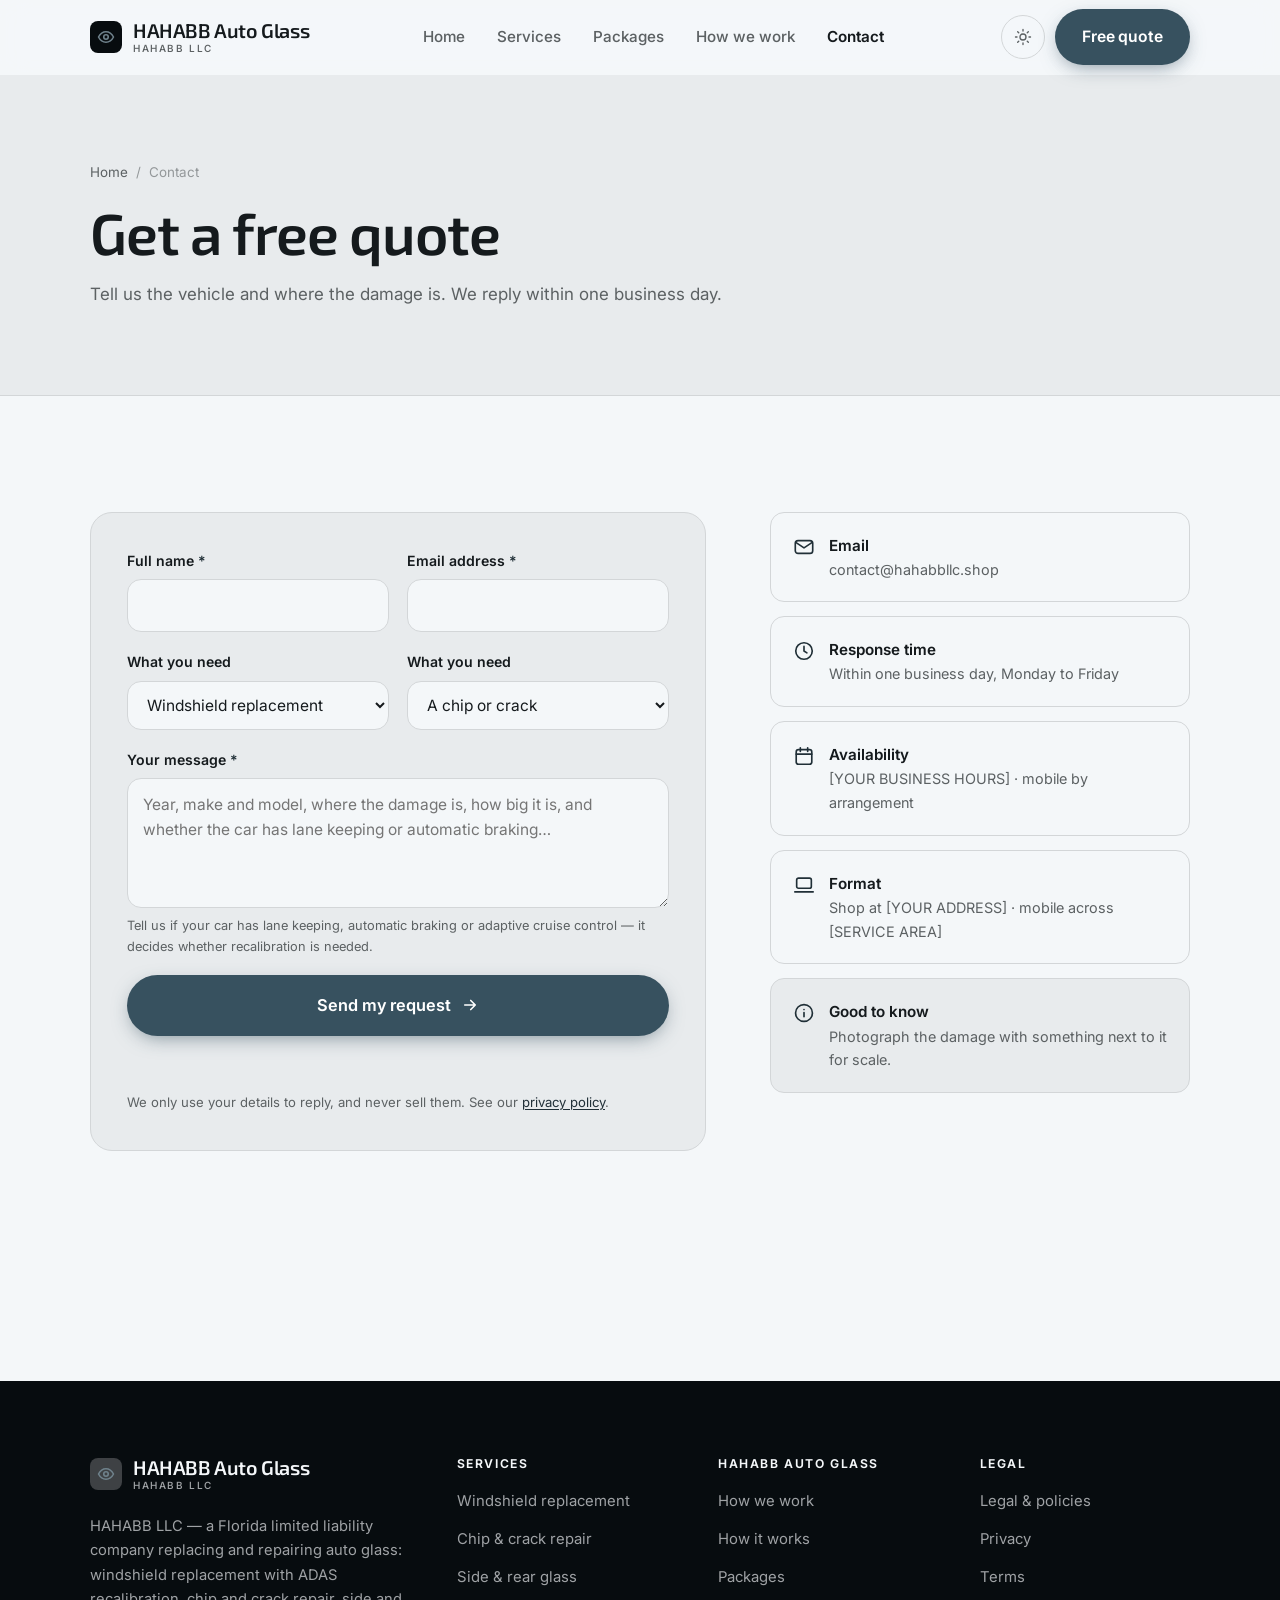
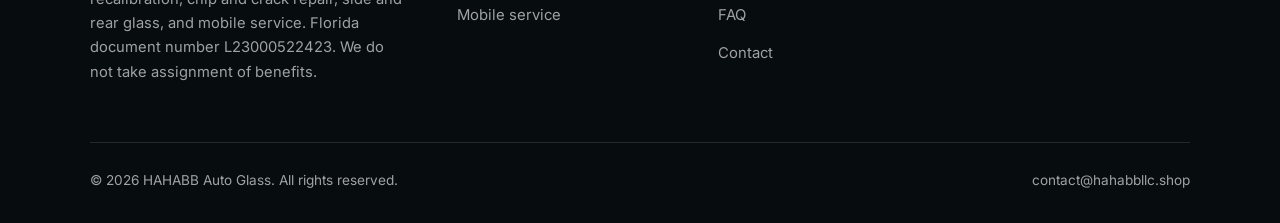
<file: contact.html>
<!DOCTYPE html>
<html lang="en" class="no-js">
<head>
<meta charset="utf-8">
<meta name="viewport" content="width=device-width, initial-scale=1">
<title>Contact — HAHABB Auto Glass</title>
<meta name="description" content="Contact HAHABB LLC about auto glass. We reply within one business day.">
<link rel="canonical" href="https://hahabbllc.shop/contact.html">

<meta property="og:type" content="website">
<meta property="og:url" content="https://hahabbllc.shop/contact.html">
<meta property="og:site_name" content="HAHABB Auto Glass">
<meta property="og:locale" content="en_US">
<meta property="og:title" content="Contact — HAHABB Auto Glass">
<meta property="og:description" content="Contact HAHABB LLC about auto glass. We reply within one business day.">
<meta name="theme-color" content="#070c0f">

<link rel="icon" href="assets/img/favicon.svg" type="image/svg+xml">
<link rel="preconnect" href="https://fonts.googleapis.com">
<link rel="preconnect" href="https://fonts.gstatic.com" crossorigin>
<link rel="stylesheet" href="https://fonts.googleapis.com/css2?family=Exo+2:wght@400;500;600;700&family=Inter:wght@400..700&display=swap">
<link rel="stylesheet" href="assets/css/style.css">

<!-- Thème appliqué avant le premier rendu (évite le flash) -->
<script>
document.documentElement.classList.remove('no-js');
(function(){try{var t=localStorage.getItem('site-theme');if(t){document.documentElement.setAttribute('data-theme',t);}}catch(e){}})();
</script>
</head>

<body>
<a class="skip-link" href="#main">Skip to main content</a>

<header class="site-header">
  <nav class="wrap nav" aria-label="Main navigation">
    <a class="brand" href="index.html">
      <svg class="brand__mark" viewBox="0 0 64 64" aria-hidden="true">
        <rect class="bm-bg" width="64" height="64" rx="16"/>
        <g class="bm-ic" transform="translate(14 14) scale(1.5)" fill="none" stroke-width="2.1" stroke-linecap="round" stroke-linejoin="round"><path d="M2 12s3.6-7 10-7 10 7 10 7-3.6 7-10 7S2 12 2 12z"/><circle cx="12" cy="12" r="3"/></g>
      </svg>
      <span>HAHABB Auto Glass<span class="brand__sub">HAHABB LLC</span></span>
    </a>

    <ul class="nav__links" id="nav-links">
      <li><a href="index.html">Home</a></li>
      <li><a href="programs.html">Services</a></li>
      <li><a href="index.html#pricing">Packages</a></li>
      <li><a href="about.html">How we work</a></li>
      <li><a href="contact.html" aria-current="page">Contact</a></li>
      <li><a class="btn btn--primary" href="contact.html">Free quote</a></li>
    </ul>

    <div class="nav__cta">
      <button class="theme-toggle" type="button" aria-label="Switch to dark theme">
        <svg class="icon-sun" viewBox="0 0 24 24" fill="none" stroke="currentColor" stroke-width="1.8" stroke-linecap="round" aria-hidden="true"><circle cx="12" cy="12" r="4"/><path d="M12 2v2m0 16v2M2 12h2m16 0h2M4.9 4.9l1.4 1.4m11.4 11.4 1.4 1.4M19.1 4.9l-1.4 1.4M6.3 17.7l-1.4 1.4"/></svg>
        <svg class="icon-moon" viewBox="0 0 24 24" fill="none" stroke="currentColor" stroke-width="1.8" stroke-linecap="round" stroke-linejoin="round" aria-hidden="true"><path d="M21 12.8A9 9 0 1 1 11.2 3a7 7 0 0 0 9.8 9.8z"/></svg>
      </button>
      <a class="btn btn--primary" href="contact.html">Free quote</a>
      <button class="nav__toggle" type="button" aria-expanded="false" aria-controls="nav-links" aria-label="Open menu">
        <svg class="icon-open" viewBox="0 0 24 24" fill="none" stroke="currentColor" stroke-width="2" stroke-linecap="round" aria-hidden="true"><path d="M3 6h18M3 12h18M3 18h18"/></svg>
        <svg class="icon-close" viewBox="0 0 24 24" fill="none" stroke="currentColor" stroke-width="2" stroke-linecap="round" aria-hidden="true"><path d="M6 6l12 12M18 6L6 18"/></svg>
      </button>
    </div>
  </nav>
</header>

<main id="main">

<section class="page-head">
  <div class="wrap">
    <nav class="breadcrumb" aria-label="Breadcrumb">
      <a href="index.html">Home</a><span>/</span><span aria-current="page">Contact</span>
    </nav>
    <h1>Get a free quote</h1>
    <p>Tell us the vehicle and where the damage is. We reply within one business day.</p>
  </div>
</section>

<section class="section wrap">
  <div class="form-layout">

    <!--
      FORM: the action attribute holds a placeholder id. Create a free form at
      https://formspree.io and replace VOTRE_ID_FORMSPREE. Until then, the button
      opens the visitor's email app with a pre-filled message to contact@hahabbllc.shop.
    -->
    <form class="form" id="contact-form" action="https://formspree.io/f/VOTRE_ID_FORMSPREE" method="POST"
          data-email="contact@hahabbllc.shop" data-subject="Auto glass enquiry"
          data-msg-mail="Your email app will open with the message ready to send." data-msg-sending="Sending…"
          data-msg-ok="Thanks! Your message is on its way. We reply within one business day." data-msg-err="Sending failed. Please email us directly at">
      <div class="form__row">
        <div class="field">
          <label for="nom">Full name <span class="req" aria-hidden="true">*</span></label>
          <input type="text" id="nom" name="nom" autocomplete="name" required>
        </div>
        <div class="field">
          <label for="email">Email address <span class="req" aria-hidden="true">*</span></label>
          <input type="email" id="email" name="email" autocomplete="email" required>
        </div>
      </div>

      <div class="form__row">
        <div class="field">
          <label for="programme">What you need</label>
          <select id="programme" name="programme">
            <option>Windshield replacement</option>
            <option>Chip &amp; crack repair</option>
            <option>Side &amp; rear glass</option>
            <option>Mobile service</option>
            <option>Not sure yet</option>
          </select>
        </div>
        <div class="field">
          <label for="niveau">What you need</label>
          <select id="niveau" name="niveau">
            <option>A chip or crack</option>
            <option>A windshield replaced</option>
            <option>Side or rear glass</option>
            <option>Mobile service</option>
          </select>
        </div>
      </div>

      <div class="field">
        <label for="message">Your message <span class="req" aria-hidden="true">*</span></label>
        <textarea id="message" name="message" required placeholder="Year, make and model, where the damage is, how big it is, and whether the car has lane keeping or automatic braking…"></textarea>
        <span class="field__hint">Tell us if your car has lane keeping, automatic braking or adaptive cruise control — it decides whether recalibration is needed.</span>
      </div>

      <!-- Bot trap: hidden from humans -->
      <div class="visually-hidden" aria-hidden="true">
        <label for="site-web">Leave this field empty</label>
        <input type="text" id="site-web" name="_gotcha" tabindex="-1" autocomplete="off">
      </div>

      <button class="btn btn--primary btn--lg" type="submit">Send my request <svg viewBox="0 0 24 24" fill="none" stroke="currentColor" stroke-width="2.2" stroke-linecap="round" stroke-linejoin="round" aria-hidden="true"><path d="M5 12h14M13 6l6 6-6 6"/></svg></button>

      <p id="form-status" class="form__status" role="status" aria-live="polite"></p>

      <p class="form__note">
        We only use your details to reply, and never sell them. See our <a href="legal.html#privacy">privacy policy</a>.
      </p>
    </form>

    <aside class="contact-aside">
      <div class="contact-card">
        <svg viewBox="0 0 24 24" fill="none" stroke="currentColor" stroke-width="1.8" stroke-linecap="round" stroke-linejoin="round" aria-hidden="true"><rect x="2.5" y="5" width="19" height="14" rx="3"/><path d="M3 7l9 6 9-6"/></svg>
        <div><b>Email</b><a href="mailto:contact@hahabbllc.shop">contact@hahabbllc.shop</a></div>
      </div>
      <div class="contact-card">
        <svg viewBox="0 0 24 24" fill="none" stroke="currentColor" stroke-width="1.8" stroke-linecap="round" stroke-linejoin="round" aria-hidden="true"><circle cx="12" cy="12" r="9"/><path d="M12 7v5l3.2 2"/></svg>
        <div><b>Response time</b><span>Within one business day, Monday to Friday</span></div>
      </div>
      <div class="contact-card">
        <svg viewBox="0 0 24 24" fill="none" stroke="currentColor" stroke-width="1.8" stroke-linecap="round" stroke-linejoin="round" aria-hidden="true"><rect x="3.5" y="5" width="17" height="16" rx="2.5"/><path d="M8 3v4M16 3v4M3.5 10h17"/></svg>
        <div><b>Availability</b><span>[YOUR BUSINESS HOURS] · mobile by arrangement</span></div>
      </div>
      <div class="contact-card">
        <svg viewBox="0 0 24 24" fill="none" stroke="currentColor" stroke-width="1.8" stroke-linecap="round" stroke-linejoin="round" aria-hidden="true"><rect x="4" y="4.5" width="16" height="11" rx="2"/><path d="M2 19.5h20"/></svg>
        <div><b>Format</b><span>Shop at [YOUR ADDRESS] · mobile across [SERVICE AREA]</span></div>
      </div>
      <div class="contact-card contact-card--soft">
        <svg viewBox="0 0 24 24" fill="none" stroke="currentColor" stroke-width="1.8" stroke-linecap="round" stroke-linejoin="round" aria-hidden="true"><circle cx="12" cy="12" r="9.2"/><path d="M12 16v-4.5M12 8.2v.1"/></svg>
        <div><b>Good to know</b><span>Photograph the damage with something next to it for scale.</span></div>
      </div>
    </aside>

  </div>
</section>

</main>

<footer class="site-footer">
  <div class="wrap">
    <div class="footer__grid">
      <div class="footer__brand">
        <a class="brand" href="index.html">
          <svg class="brand__mark" viewBox="0 0 64 64" aria-hidden="true">
        <rect class="bm-bg" width="64" height="64" rx="16"/>
        <g class="bm-ic" transform="translate(14 14) scale(1.5)" fill="none" stroke-width="2.1" stroke-linecap="round" stroke-linejoin="round"><path d="M2 12s3.6-7 10-7 10 7 10 7-3.6 7-10 7S2 12 2 12z"/><circle cx="12" cy="12" r="3"/></g>
      </svg>
          <span>HAHABB Auto Glass<span class="brand__sub">HAHABB LLC</span></span>
        </a>
        <p>HAHABB LLC — a Florida limited liability company replacing and repairing auto glass: windshield replacement with ADAS recalibration, chip and crack repair, side and rear glass, and mobile service. Florida document number L23000522423. We do not take assignment of benefits.</p>
      </div>

      <div class="footer__col">
        <h4>Services</h4>
        <ul>
          <li><a href="programs.html#windshield">Windshield replacement</a></li>
          <li><a href="programs.html#repair">Chip &amp; crack repair</a></li>
          <li><a href="programs.html#sides">Side &amp; rear glass</a></li>
          <li><a href="programs.html#mobile">Mobile service</a></li>
        </ul>
      </div>

      <div class="footer__col">
        <h4>HAHABB Auto Glass</h4>
        <ul>
          <li><a href="about.html">How we work</a></li>
          <li><a href="index.html#how-it-works">How it works</a></li>
          <li><a href="index.html#pricing">Packages</a></li>
          <li><a href="index.html#faq">FAQ</a></li>
          <li><a href="contact.html">Contact</a></li>
        </ul>
      </div>

      <div class="footer__col">
        <h4>Legal</h4>
        <ul>
          <li><a href="legal.html">Legal &amp; policies</a></li>
          <li><a href="legal.html#privacy">Privacy</a></li>
          <li><a href="legal.html#terms">Terms</a></li>
        </ul>
      </div>
    </div>

    <div class="footer__bottom">
      <p>© <span data-year>2026</span> HAHABB Auto Glass. All rights reserved.</p>
      <p><a href="mailto:contact@hahabbllc.shop">contact@hahabbllc.shop</a></p>
    </div>
  </div>
</footer>

<script src="assets/js/main.js" defer></script>
</body>
</html>
</file>
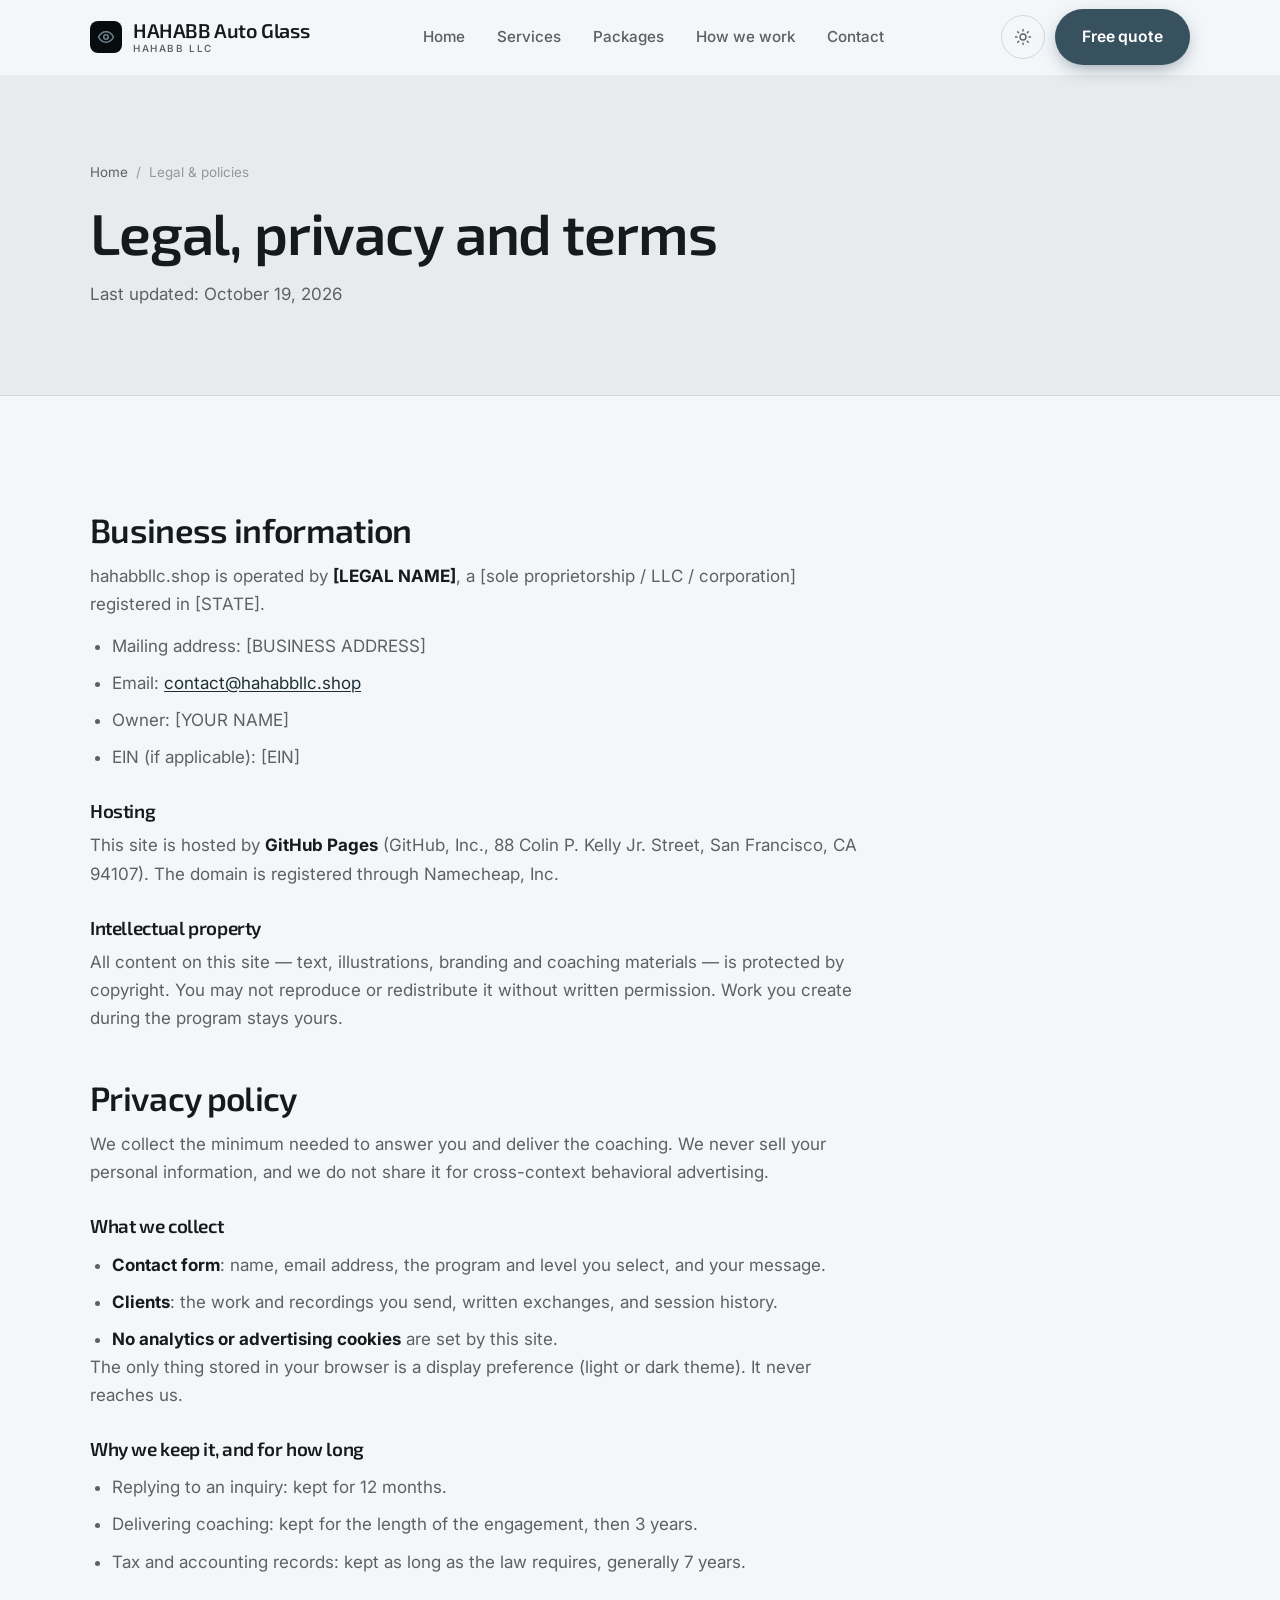
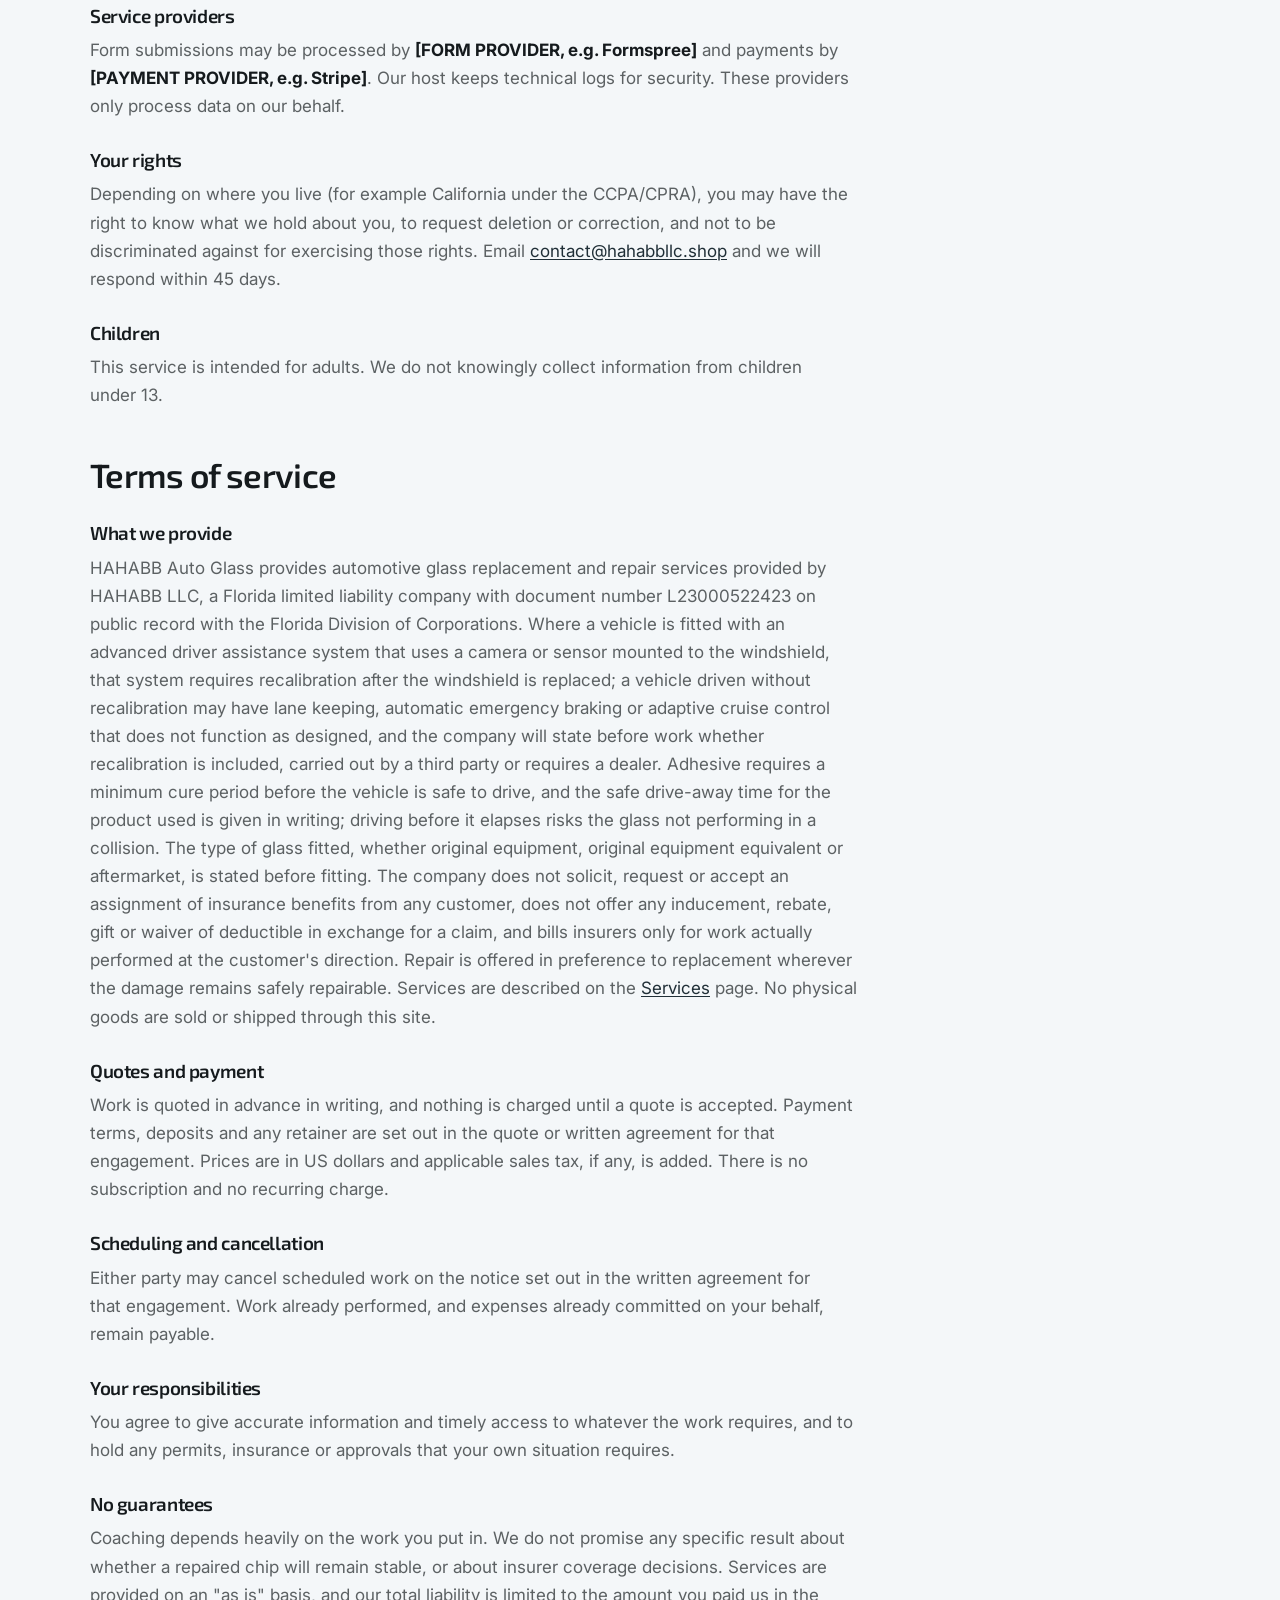
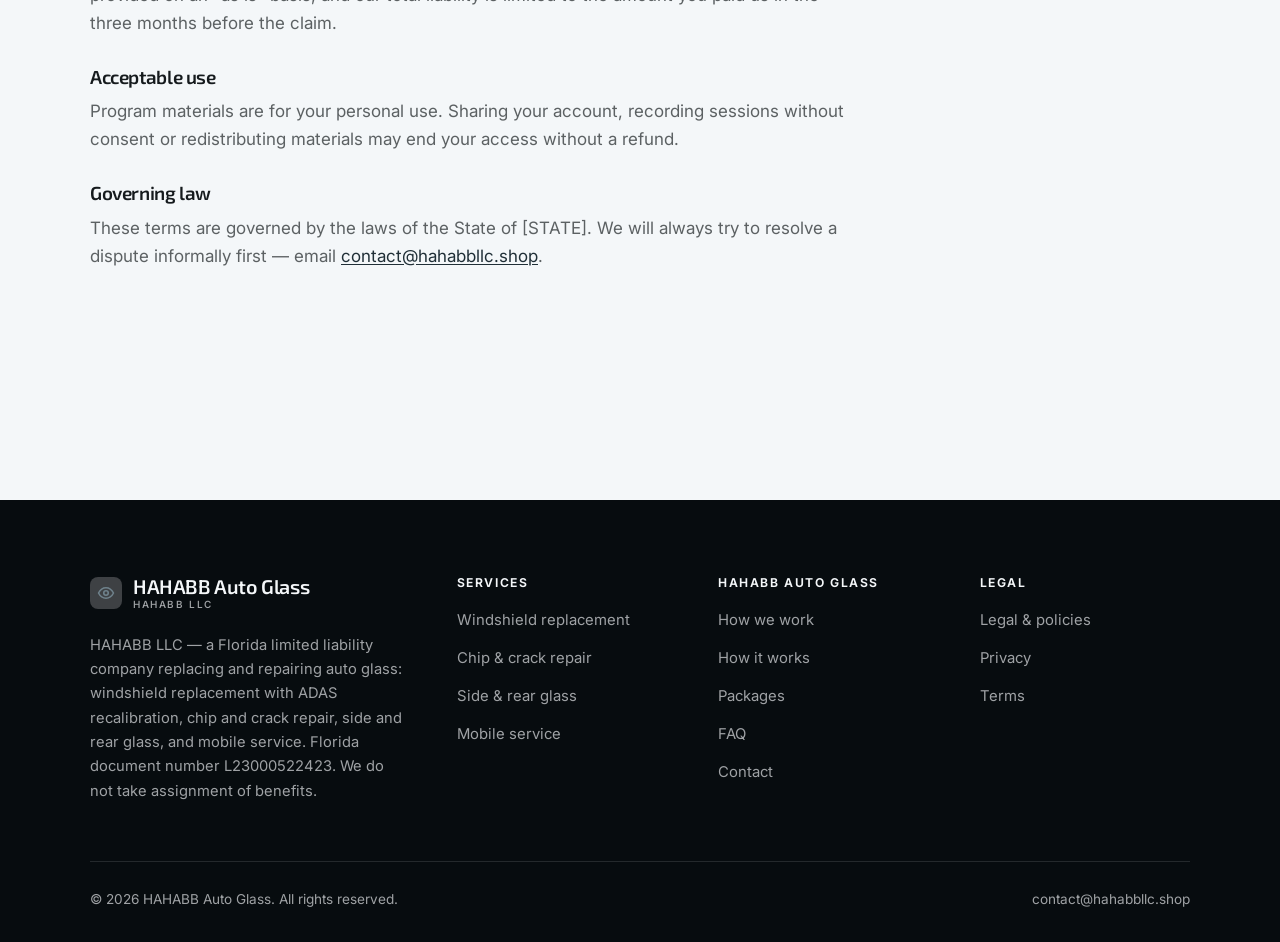
<file: legal.html>
<!DOCTYPE html>
<html lang="en" class="no-js">
<head>
<meta charset="utf-8">
<meta name="viewport" content="width=device-width, initial-scale=1">
<title>Legal, privacy and terms — HAHABB Auto Glass</title>
<meta name="description" content="Business information, privacy policy and terms of service for HAHABB Auto Glass.">
<meta name="robots" content="noindex">

<meta property="og:type" content="website">
<meta property="og:url" content="https://hahabbllc.shop/legal.html">
<meta property="og:site_name" content="HAHABB Auto Glass">
<meta property="og:locale" content="en_US">
<meta property="og:title" content="Legal, privacy and terms — HAHABB Auto Glass">
<meta property="og:description" content="Business information, privacy policy and terms of service for HAHABB Auto Glass.">
<meta name="theme-color" content="#070c0f">

<link rel="icon" href="assets/img/favicon.svg" type="image/svg+xml">
<link rel="preconnect" href="https://fonts.googleapis.com">
<link rel="preconnect" href="https://fonts.gstatic.com" crossorigin>
<link rel="stylesheet" href="https://fonts.googleapis.com/css2?family=Exo+2:wght@400;500;600;700&family=Inter:wght@400..700&display=swap">
<link rel="stylesheet" href="assets/css/style.css">

<!-- Thème appliqué avant le premier rendu (évite le flash) -->
<script>
document.documentElement.classList.remove('no-js');
(function(){try{var t=localStorage.getItem('site-theme');if(t){document.documentElement.setAttribute('data-theme',t);}}catch(e){}})();
</script>
</head>

<body>
<a class="skip-link" href="#main">Skip to main content</a>

<header class="site-header">
  <nav class="wrap nav" aria-label="Main navigation">
    <a class="brand" href="index.html">
      <svg class="brand__mark" viewBox="0 0 64 64" aria-hidden="true">
        <rect class="bm-bg" width="64" height="64" rx="16"/>
        <g class="bm-ic" transform="translate(14 14) scale(1.5)" fill="none" stroke-width="2.1" stroke-linecap="round" stroke-linejoin="round"><path d="M2 12s3.6-7 10-7 10 7 10 7-3.6 7-10 7S2 12 2 12z"/><circle cx="12" cy="12" r="3"/></g>
      </svg>
      <span>HAHABB Auto Glass<span class="brand__sub">HAHABB LLC</span></span>
    </a>

    <ul class="nav__links" id="nav-links">
      <li><a href="index.html">Home</a></li>
      <li><a href="programs.html">Services</a></li>
      <li><a href="index.html#pricing">Packages</a></li>
      <li><a href="about.html">How we work</a></li>
      <li><a href="contact.html">Contact</a></li>
      <li><a class="btn btn--primary" href="contact.html">Free quote</a></li>
    </ul>

    <div class="nav__cta">
      <button class="theme-toggle" type="button" aria-label="Switch to dark theme">
        <svg class="icon-sun" viewBox="0 0 24 24" fill="none" stroke="currentColor" stroke-width="1.8" stroke-linecap="round" aria-hidden="true"><circle cx="12" cy="12" r="4"/><path d="M12 2v2m0 16v2M2 12h2m16 0h2M4.9 4.9l1.4 1.4m11.4 11.4 1.4 1.4M19.1 4.9l-1.4 1.4M6.3 17.7l-1.4 1.4"/></svg>
        <svg class="icon-moon" viewBox="0 0 24 24" fill="none" stroke="currentColor" stroke-width="1.8" stroke-linecap="round" stroke-linejoin="round" aria-hidden="true"><path d="M21 12.8A9 9 0 1 1 11.2 3a7 7 0 0 0 9.8 9.8z"/></svg>
      </button>
      <a class="btn btn--primary" href="contact.html">Free quote</a>
      <button class="nav__toggle" type="button" aria-expanded="false" aria-controls="nav-links" aria-label="Open menu">
        <svg class="icon-open" viewBox="0 0 24 24" fill="none" stroke="currentColor" stroke-width="2" stroke-linecap="round" aria-hidden="true"><path d="M3 6h18M3 12h18M3 18h18"/></svg>
        <svg class="icon-close" viewBox="0 0 24 24" fill="none" stroke="currentColor" stroke-width="2" stroke-linecap="round" aria-hidden="true"><path d="M6 6l12 12M18 6L6 18"/></svg>
      </button>
    </div>
  </nav>
</header>

<main id="main">

<section class="page-head">
  <div class="wrap">
    <nav class="breadcrumb" aria-label="Breadcrumb">
      <a href="index.html">Home</a><span>/</span><span aria-current="page">Legal &amp; policies</span>
    </nav>
    <h1>Legal, privacy and terms</h1>
    <p>Last updated: <time datetime="2026-10-19">October 19, 2026</time></p>
  </div>
</section>

<section class="section wrap">
  <div class="prose">

    <!--
      TO DO: this is a skeleton, not legal advice. Replace every [BRACKET] with
      your real details before selling, and have a lawyer review it if you can.
      Consumer protection rules differ by state.
    -->

    <h2 id="business">Business information</h2>
    <p>
      hahabbllc.shop is operated by <strong>[LEGAL NAME]</strong>, a [sole proprietorship / LLC / corporation]
      registered in [STATE].
    </p>
    <ul>
      <li>Mailing address: [BUSINESS ADDRESS]</li>
      <li>Email: <a href="mailto:contact@hahabbllc.shop">contact@hahabbllc.shop</a></li>
      <li>Owner: [YOUR NAME]</li>
      <li>EIN (if applicable): [EIN]</li>
    </ul>

    <h3>Hosting</h3>
    <p>
      This site is hosted by <strong>GitHub Pages</strong> (GitHub, Inc., 88 Colin P. Kelly Jr. Street,
      San Francisco, CA 94107). The domain is registered through Namecheap, Inc.
    </p>

    <h3>Intellectual property</h3>
    <p>
      All content on this site — text, illustrations, branding and coaching materials — is protected by
      copyright. You may not reproduce or redistribute it without written permission. Work you create during
      the program stays yours.
    </p>

    <h2 id="privacy">Privacy policy</h2>
    <p>
      We collect the minimum needed to answer you and deliver the coaching. We never sell your personal
      information, and we do not share it for cross-context behavioral advertising.
    </p>
    <h3>What we collect</h3>
    <ul>
      <li><strong>Contact form</strong>: name, email address, the program and level you select, and your message.</li>
      <li><strong>Clients</strong>: the work and recordings you send, written exchanges, and session history.</li>
      <li><strong>No analytics or advertising cookies</strong> are set by this site.</li>
    </ul>
    <p>
      The only thing stored in your browser is a display preference (light or dark theme). It never reaches us.
    </p>
    <h3>Why we keep it, and for how long</h3>
    <ul>
      <li>Replying to an inquiry: kept for 12 months.</li>
      <li>Delivering coaching: kept for the length of the engagement, then 3 years.</li>
      <li>Tax and accounting records: kept as long as the law requires, generally 7 years.</li>
    </ul>
    <h3>Service providers</h3>
    <p>
      Form submissions may be processed by <strong>[FORM PROVIDER, e.g. Formspree]</strong> and payments by
      <strong>[PAYMENT PROVIDER, e.g. Stripe]</strong>. Our host keeps technical logs for security. These
      providers only process data on our behalf.
    </p>
    <h3>Your rights</h3>
    <p>
      Depending on where you live (for example California under the CCPA/CPRA), you may have the right to
      know what we hold about you, to request deletion or correction, and not to be discriminated against for
      exercising those rights. Email <a href="mailto:contact@hahabbllc.shop">contact@hahabbllc.shop</a> and we will respond within 45 days.
    </p>
    <h3>Children</h3>
    <p>
      This service is intended for adults. We do not knowingly collect information from children under 13.
    </p>

    <h2 id="terms">Terms of service</h2>
    <h3>What we provide</h3>
    <p>
      HAHABB Auto Glass provides automotive glass replacement and repair services provided by HAHABB LLC, a Florida limited liability company with document number L23000522423 on public record with the Florida Division of Corporations. Where a vehicle is fitted with an advanced driver assistance system that uses a camera or sensor mounted to the windshield, that system requires recalibration after the windshield is replaced; a vehicle driven without recalibration may have lane keeping, automatic emergency braking or adaptive cruise control that does not function as designed, and the company will state before work whether recalibration is included, carried out by a third party or requires a dealer. Adhesive requires a minimum cure period before the vehicle is safe to drive, and the safe drive-away time for the product used is given in writing; driving before it elapses risks the glass not performing in a collision. The type of glass fitted, whether original equipment, original equipment equivalent or aftermarket, is stated before fitting. The company does not solicit, request or accept an assignment of insurance benefits from any customer, does not offer any inducement, rebate, gift or waiver of deductible in exchange for a claim, and bills insurers only for work actually performed at the customer's direction. Repair is offered in preference to replacement wherever the damage remains safely repairable. Services are described on the
      <a href="programs.html">Services</a> page. No physical goods are sold or shipped through this site.
    </p>
    <h3>Quotes and payment</h3>
    <p>
      Work is quoted in advance in writing, and nothing is charged until a quote is accepted. Payment terms,
      deposits and any retainer are set out in the quote or written agreement for that engagement. Prices are in
      US dollars and applicable sales tax, if any, is added. There is no subscription and no recurring charge.
    </p>
    <h3>Scheduling and cancellation</h3>
    <p>
      Either party may cancel scheduled work on the notice set out in the written agreement for that engagement.
      Work already performed, and expenses already committed on your behalf, remain payable.
    </p>
    <h3>Your responsibilities</h3>
    <p>
      You agree to give accurate information and timely access to whatever the work requires, and to hold any
      permits, insurance or approvals that your own situation requires.
    </p>

    <h3>No guarantees</h3>
    <p>
      Coaching depends heavily on the work you put in. We do not promise any specific result
      about whether a repaired chip will remain stable, or about insurer coverage decisions. Services are provided on an "as is" basis, and our total
      liability is limited to the amount you paid us in the three months before the claim.
    </p>
    <h3>Acceptable use</h3>
    <p>
      Program materials are for your personal use. Sharing your account, recording sessions without consent
      or redistributing materials may end your access without a refund.
    </p>
    <h3>Governing law</h3>
    <p>
      These terms are governed by the laws of the State of [STATE]. We will always try to resolve a dispute
      informally first — email <a href="mailto:contact@hahabbllc.shop">contact@hahabbllc.shop</a>.
    </p>

  </div>
</section>

</main>

<footer class="site-footer">
  <div class="wrap">
    <div class="footer__grid">
      <div class="footer__brand">
        <a class="brand" href="index.html">
          <svg class="brand__mark" viewBox="0 0 64 64" aria-hidden="true">
        <rect class="bm-bg" width="64" height="64" rx="16"/>
        <g class="bm-ic" transform="translate(14 14) scale(1.5)" fill="none" stroke-width="2.1" stroke-linecap="round" stroke-linejoin="round"><path d="M2 12s3.6-7 10-7 10 7 10 7-3.6 7-10 7S2 12 2 12z"/><circle cx="12" cy="12" r="3"/></g>
      </svg>
          <span>HAHABB Auto Glass<span class="brand__sub">HAHABB LLC</span></span>
        </a>
        <p>HAHABB LLC — a Florida limited liability company replacing and repairing auto glass: windshield replacement with ADAS recalibration, chip and crack repair, side and rear glass, and mobile service. Florida document number L23000522423. We do not take assignment of benefits.</p>
      </div>

      <div class="footer__col">
        <h4>Services</h4>
        <ul>
          <li><a href="programs.html#windshield">Windshield replacement</a></li>
          <li><a href="programs.html#repair">Chip &amp; crack repair</a></li>
          <li><a href="programs.html#sides">Side &amp; rear glass</a></li>
          <li><a href="programs.html#mobile">Mobile service</a></li>
        </ul>
      </div>

      <div class="footer__col">
        <h4>HAHABB Auto Glass</h4>
        <ul>
          <li><a href="about.html">How we work</a></li>
          <li><a href="index.html#how-it-works">How it works</a></li>
          <li><a href="index.html#pricing">Packages</a></li>
          <li><a href="index.html#faq">FAQ</a></li>
          <li><a href="contact.html">Contact</a></li>
        </ul>
      </div>

      <div class="footer__col">
        <h4>Legal</h4>
        <ul>
          <li><a href="legal.html">Legal &amp; policies</a></li>
          <li><a href="legal.html#privacy">Privacy</a></li>
          <li><a href="legal.html#terms">Terms</a></li>
        </ul>
      </div>
    </div>

    <div class="footer__bottom">
      <p>© <span data-year>2026</span> HAHABB Auto Glass. All rights reserved.</p>
      <p><a href="mailto:contact@hahabbllc.shop">contact@hahabbllc.shop</a></p>
    </div>
  </div>
</footer>

<script src="assets/js/main.js" defer></script>
</body>
</html>
</file>
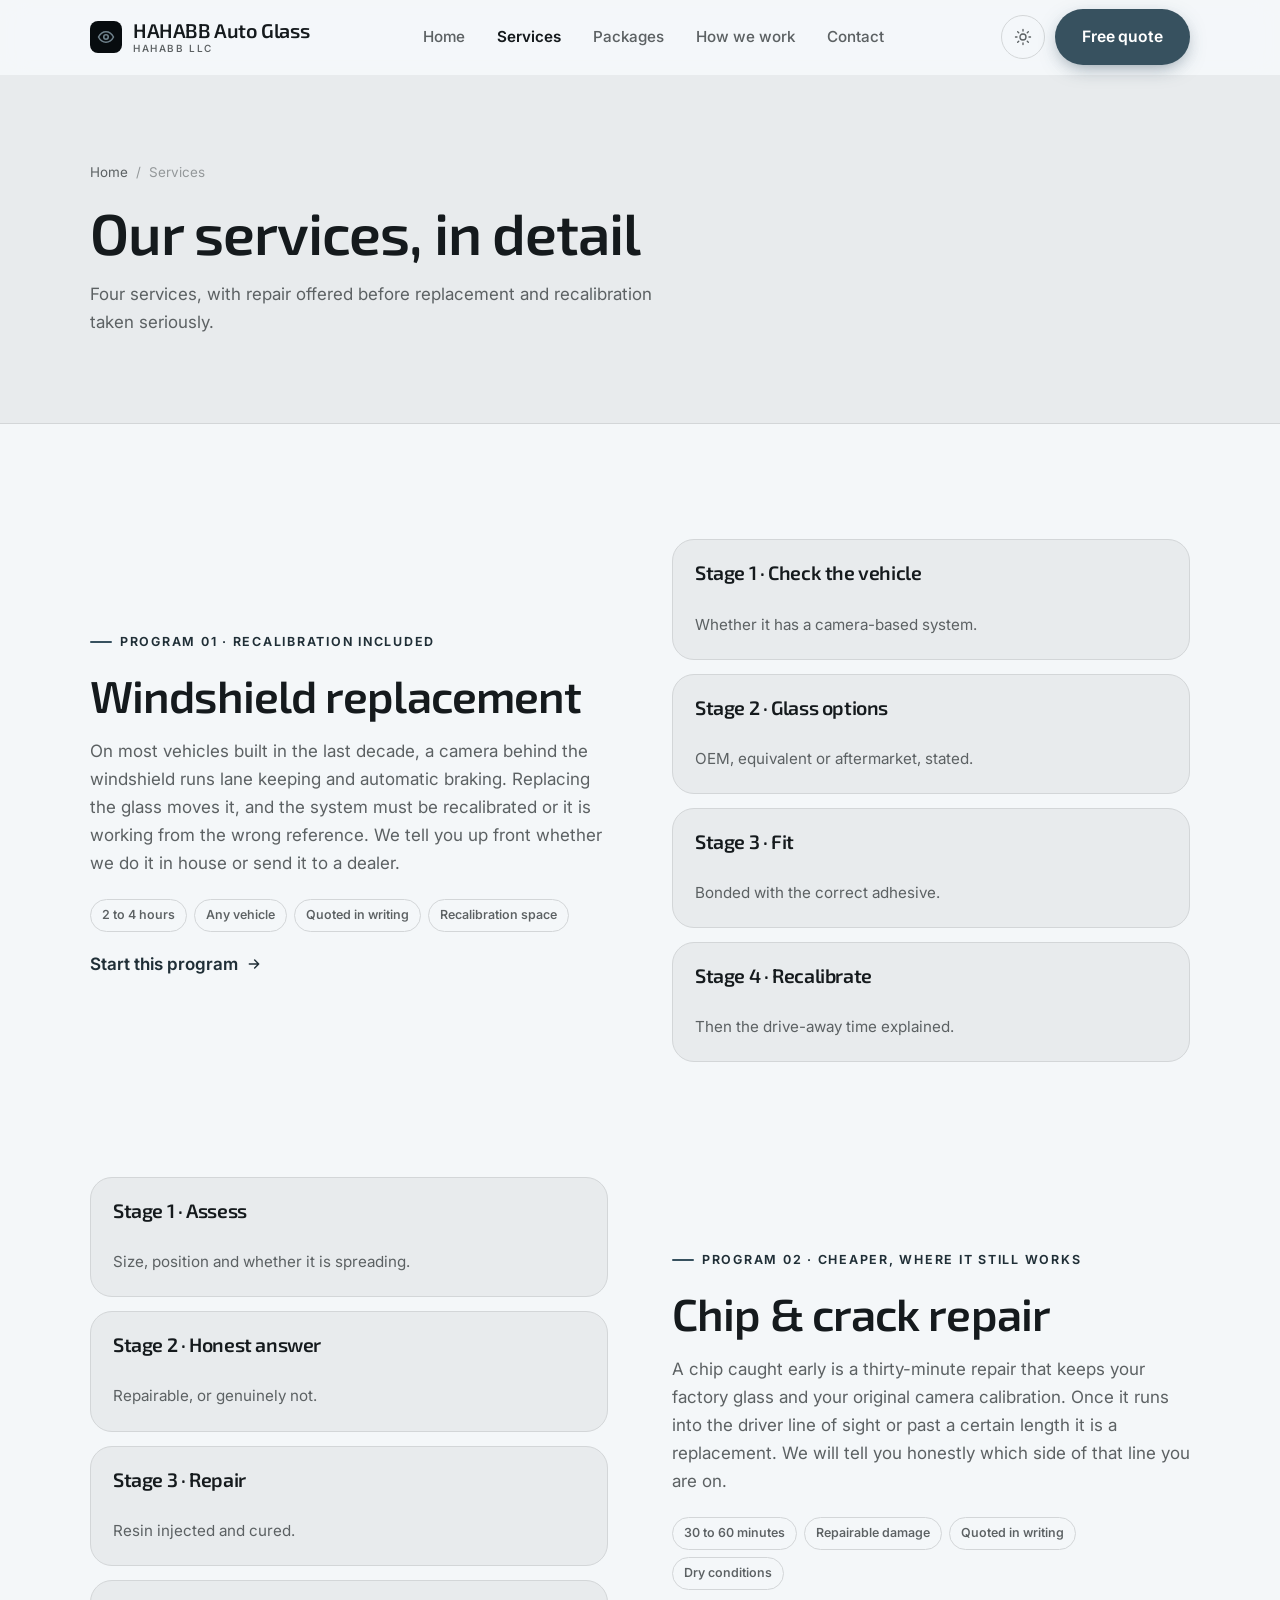
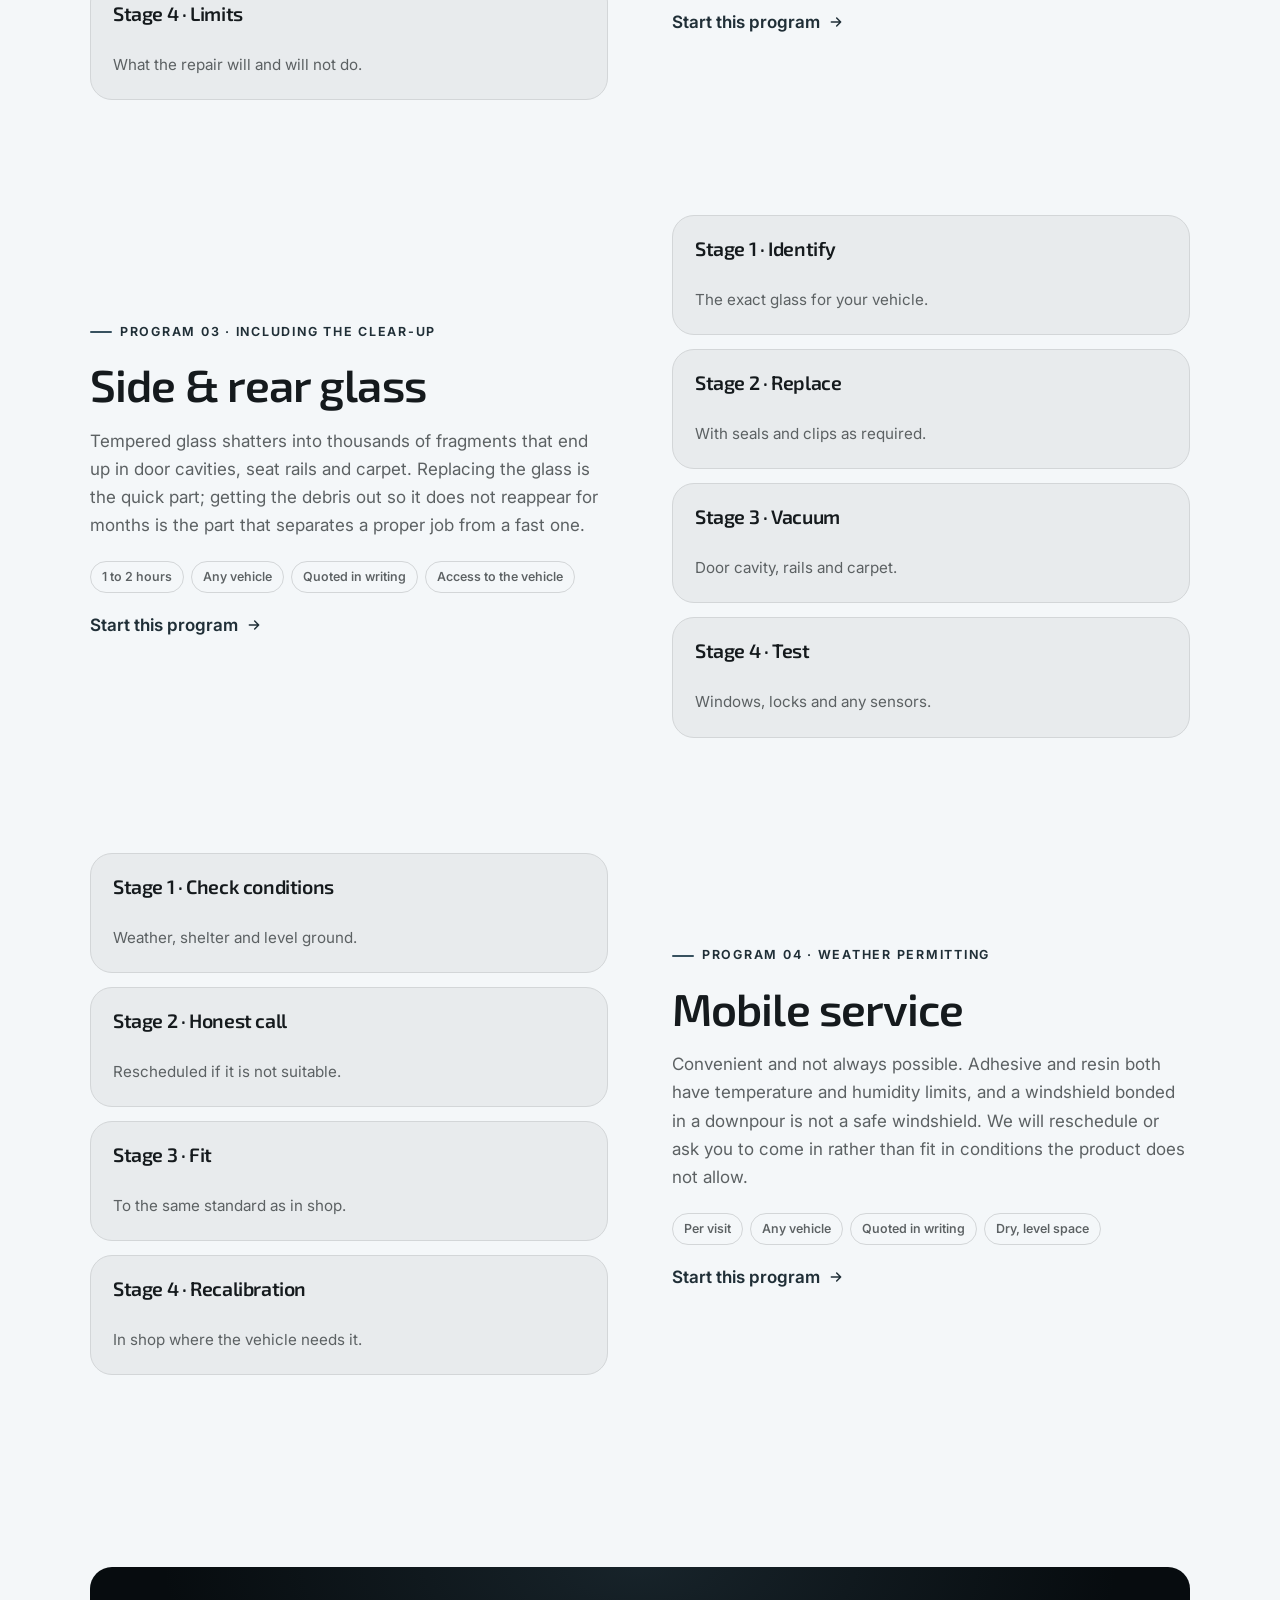
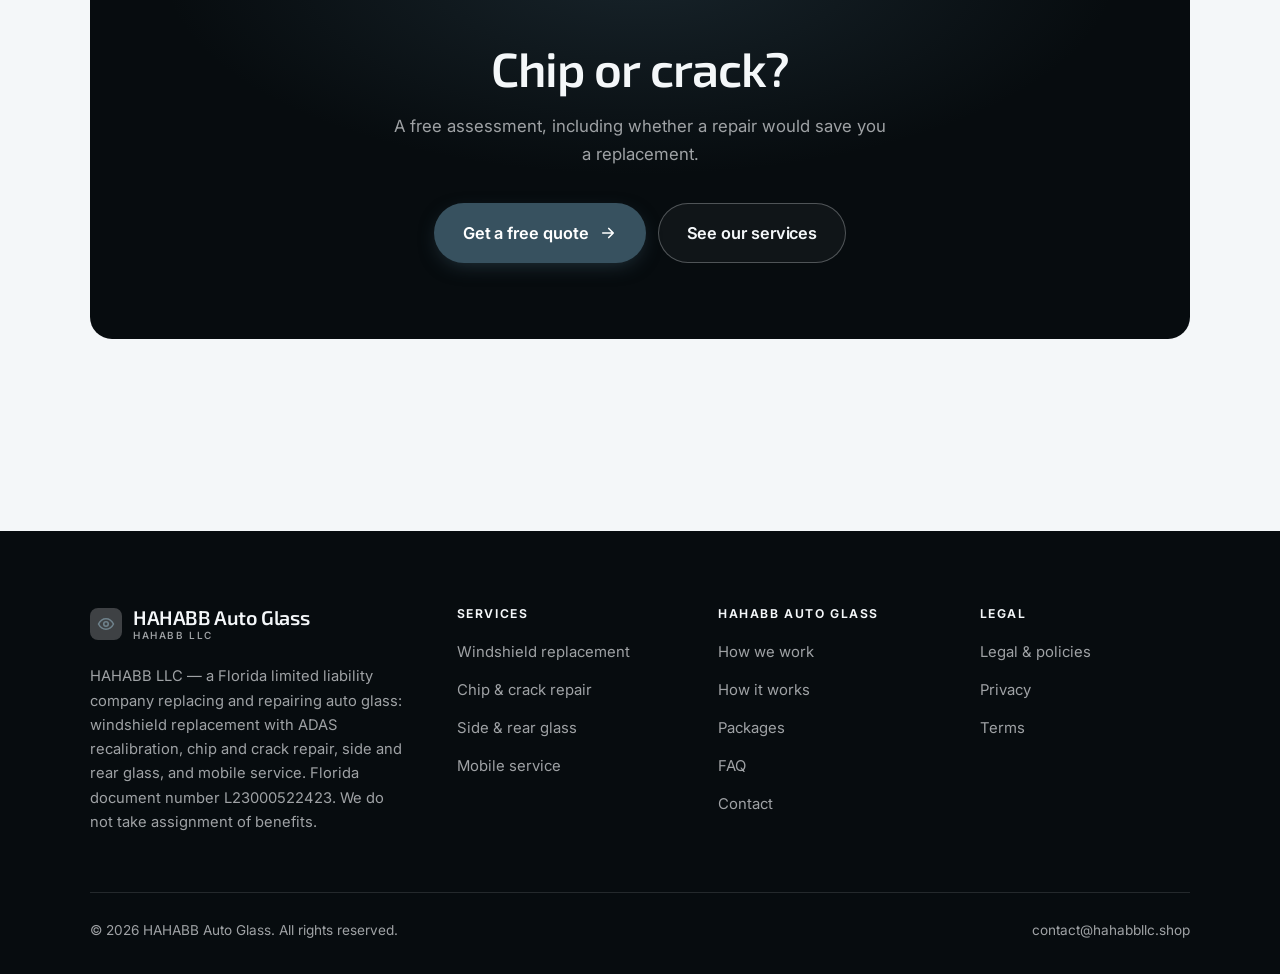
<file: programs.html>
<!DOCTYPE html>
<html lang="en" class="no-js">
<head>
<meta charset="utf-8">
<meta name="viewport" content="width=device-width, initial-scale=1">
<title>Services — HAHABB Auto Glass</title>
<meta name="description" content="Services of HAHABB LLC: windshield replacement, chip and crack repair, side and rear glass, and mobile service.">
<link rel="canonical" href="https://hahabbllc.shop/programs.html">

<meta property="og:type" content="website">
<meta property="og:url" content="https://hahabbllc.shop/programs.html">
<meta property="og:site_name" content="HAHABB Auto Glass">
<meta property="og:locale" content="en_US">
<meta property="og:title" content="Services — HAHABB Auto Glass">
<meta property="og:description" content="Services of HAHABB LLC: windshield replacement, chip and crack repair, side and rear glass, and mobile service.">
<meta name="theme-color" content="#070c0f">

<link rel="icon" href="assets/img/favicon.svg" type="image/svg+xml">
<link rel="preconnect" href="https://fonts.googleapis.com">
<link rel="preconnect" href="https://fonts.gstatic.com" crossorigin>
<link rel="stylesheet" href="https://fonts.googleapis.com/css2?family=Exo+2:wght@400;500;600;700&family=Inter:wght@400..700&display=swap">
<link rel="stylesheet" href="assets/css/style.css">

<!-- Thème appliqué avant le premier rendu (évite le flash) -->
<script>
document.documentElement.classList.remove('no-js');
(function(){try{var t=localStorage.getItem('site-theme');if(t){document.documentElement.setAttribute('data-theme',t);}}catch(e){}})();
</script>
</head>

<body>
<a class="skip-link" href="#main">Skip to main content</a>

<header class="site-header">
  <nav class="wrap nav" aria-label="Main navigation">
    <a class="brand" href="index.html">
      <svg class="brand__mark" viewBox="0 0 64 64" aria-hidden="true">
        <rect class="bm-bg" width="64" height="64" rx="16"/>
        <g class="bm-ic" transform="translate(14 14) scale(1.5)" fill="none" stroke-width="2.1" stroke-linecap="round" stroke-linejoin="round"><path d="M2 12s3.6-7 10-7 10 7 10 7-3.6 7-10 7S2 12 2 12z"/><circle cx="12" cy="12" r="3"/></g>
      </svg>
      <span>HAHABB Auto Glass<span class="brand__sub">HAHABB LLC</span></span>
    </a>

    <ul class="nav__links" id="nav-links">
      <li><a href="index.html">Home</a></li>
      <li><a href="programs.html" aria-current="page">Services</a></li>
      <li><a href="index.html#pricing">Packages</a></li>
      <li><a href="about.html">How we work</a></li>
      <li><a href="contact.html">Contact</a></li>
      <li><a class="btn btn--primary" href="contact.html">Free quote</a></li>
    </ul>

    <div class="nav__cta">
      <button class="theme-toggle" type="button" aria-label="Switch to dark theme">
        <svg class="icon-sun" viewBox="0 0 24 24" fill="none" stroke="currentColor" stroke-width="1.8" stroke-linecap="round" aria-hidden="true"><circle cx="12" cy="12" r="4"/><path d="M12 2v2m0 16v2M2 12h2m16 0h2M4.9 4.9l1.4 1.4m11.4 11.4 1.4 1.4M19.1 4.9l-1.4 1.4M6.3 17.7l-1.4 1.4"/></svg>
        <svg class="icon-moon" viewBox="0 0 24 24" fill="none" stroke="currentColor" stroke-width="1.8" stroke-linecap="round" stroke-linejoin="round" aria-hidden="true"><path d="M21 12.8A9 9 0 1 1 11.2 3a7 7 0 0 0 9.8 9.8z"/></svg>
      </button>
      <a class="btn btn--primary" href="contact.html">Free quote</a>
      <button class="nav__toggle" type="button" aria-expanded="false" aria-controls="nav-links" aria-label="Open menu">
        <svg class="icon-open" viewBox="0 0 24 24" fill="none" stroke="currentColor" stroke-width="2" stroke-linecap="round" aria-hidden="true"><path d="M3 6h18M3 12h18M3 18h18"/></svg>
        <svg class="icon-close" viewBox="0 0 24 24" fill="none" stroke="currentColor" stroke-width="2" stroke-linecap="round" aria-hidden="true"><path d="M6 6l12 12M18 6L6 18"/></svg>
      </button>
    </div>
  </nav>
</header>

<main id="main">

<section class="page-head">
  <div class="wrap">
    <nav class="breadcrumb" aria-label="Breadcrumb">
      <a href="index.html">Home</a><span>/</span><span aria-current="page">Services</span>
    </nav>
    <h1>Our services, in detail</h1>
    <p>Four services, with repair offered before replacement and recalibration taken seriously.</p>
  </div>
</section>

<section class="section wrap" id="windshield">
  <div class="split reveal">
    <div>
      <span class="eyebrow">Program 01 · Recalibration included</span>
      <h2>Windshield replacement</h2>
      <p>On most vehicles built in the last decade, a camera behind the windshield runs lane keeping and automatic braking. Replacing the glass moves it, and the system must be recalibrated or it is working from the wrong reference. We tell you up front whether we do it in house or send it to a dealer.</p>
      <ul class="tags"><li>2 to 4 hours</li><li>Any vehicle</li><li>Quoted in writing</li><li>Recalibration space</li></ul>
      <p><a class="arrow-link" href="contact.html">Start this program <svg viewBox="0 0 24 24" fill="none" stroke="currentColor" stroke-width="2.2" stroke-linecap="round" stroke-linejoin="round" aria-hidden="true"><path d="M5 12h14M13 6l6 6-6 6"/></svg></a></p>
    </div>
    <div class="grid grid--2 grid--tight">
      <article class="card card--sm">
        <h3>Stage 1 · Check the vehicle</h3>
        <p>Whether it has a camera-based system.</p>
      </article>
      <article class="card card--sm">
        <h3>Stage 2 · Glass options</h3>
        <p>OEM, equivalent or aftermarket, stated.</p>
      </article>
      <article class="card card--sm">
        <h3>Stage 3 · Fit</h3>
        <p>Bonded with the correct adhesive.</p>
      </article>
      <article class="card card--sm">
        <h3>Stage 4 · Recalibrate</h3>
        <p>Then the drive-away time explained.</p>
      </article>
    </div>
  </div>
</section>

<section class="section section--flush wrap" id="repair">
  <div class="split reveal">
    <div class="grid grid--2 grid--tight">
      <article class="card card--sm">
        <h3>Stage 1 · Assess</h3>
        <p>Size, position and whether it is spreading.</p>
      </article>
      <article class="card card--sm">
        <h3>Stage 2 · Honest answer</h3>
        <p>Repairable, or genuinely not.</p>
      </article>
      <article class="card card--sm">
        <h3>Stage 3 · Repair</h3>
        <p>Resin injected and cured.</p>
      </article>
      <article class="card card--sm">
        <h3>Stage 4 · Limits</h3>
        <p>What the repair will and will not do.</p>
      </article>
    </div>
    <div>
      <span class="eyebrow">Program 02 · Cheaper, where it still works</span>
      <h2>Chip &amp; crack repair</h2>
      <p>A chip caught early is a thirty-minute repair that keeps your factory glass and your original camera calibration. Once it runs into the driver line of sight or past a certain length it is a replacement. We will tell you honestly which side of that line you are on.</p>
      <ul class="tags"><li>30 to 60 minutes</li><li>Repairable damage</li><li>Quoted in writing</li><li>Dry conditions</li></ul>
      <p><a class="arrow-link" href="contact.html">Start this program <svg viewBox="0 0 24 24" fill="none" stroke="currentColor" stroke-width="2.2" stroke-linecap="round" stroke-linejoin="round" aria-hidden="true"><path d="M5 12h14M13 6l6 6-6 6"/></svg></a></p>
    </div>
  </div>
</section>

<section class="section section--flush wrap" id="sides">
  <div class="split reveal">
    <div>
      <span class="eyebrow">Program 03 · Including the clear-up</span>
      <h2>Side &amp; rear glass</h2>
      <p>Tempered glass shatters into thousands of fragments that end up in door cavities, seat rails and carpet. Replacing the glass is the quick part; getting the debris out so it does not reappear for months is the part that separates a proper job from a fast one.</p>
      <ul class="tags"><li>1 to 2 hours</li><li>Any vehicle</li><li>Quoted in writing</li><li>Access to the vehicle</li></ul>
      <p><a class="arrow-link" href="contact.html">Start this program <svg viewBox="0 0 24 24" fill="none" stroke="currentColor" stroke-width="2.2" stroke-linecap="round" stroke-linejoin="round" aria-hidden="true"><path d="M5 12h14M13 6l6 6-6 6"/></svg></a></p>
    </div>
    <div class="grid grid--2 grid--tight">
      <article class="card card--sm">
        <h3>Stage 1 · Identify</h3>
        <p>The exact glass for your vehicle.</p>
      </article>
      <article class="card card--sm">
        <h3>Stage 2 · Replace</h3>
        <p>With seals and clips as required.</p>
      </article>
      <article class="card card--sm">
        <h3>Stage 3 · Vacuum</h3>
        <p>Door cavity, rails and carpet.</p>
      </article>
      <article class="card card--sm">
        <h3>Stage 4 · Test</h3>
        <p>Windows, locks and any sensors.</p>
      </article>
    </div>
  </div>
</section>

<section class="section section--flush wrap" id="mobile">
  <div class="split reveal">
    <div class="grid grid--2 grid--tight">
      <article class="card card--sm">
        <h3>Stage 1 · Check conditions</h3>
        <p>Weather, shelter and level ground.</p>
      </article>
      <article class="card card--sm">
        <h3>Stage 2 · Honest call</h3>
        <p>Rescheduled if it is not suitable.</p>
      </article>
      <article class="card card--sm">
        <h3>Stage 3 · Fit</h3>
        <p>To the same standard as in shop.</p>
      </article>
      <article class="card card--sm">
        <h3>Stage 4 · Recalibration</h3>
        <p>In shop where the vehicle needs it.</p>
      </article>
    </div>
    <div>
      <span class="eyebrow">Program 04 · Weather permitting</span>
      <h2>Mobile service</h2>
      <p>Convenient and not always possible. Adhesive and resin both have temperature and humidity limits, and a windshield bonded in a downpour is not a safe windshield. We will reschedule or ask you to come in rather than fit in conditions the product does not allow.</p>
      <ul class="tags"><li>Per visit</li><li>Any vehicle</li><li>Quoted in writing</li><li>Dry, level space</li></ul>
      <p><a class="arrow-link" href="contact.html">Start this program <svg viewBox="0 0 24 24" fill="none" stroke="currentColor" stroke-width="2.2" stroke-linecap="round" stroke-linejoin="round" aria-hidden="true"><path d="M5 12h14M13 6l6 6-6 6"/></svg></a></p>
    </div>
  </div>
</section>

<section class="wrap section--tight">
  <div class="cta-band reveal">
    <h2>Chip or crack?</h2>
    <p>A free assessment, including whether a repair would save you a replacement.</p>
    <div class="hero__actions">
      <a class="btn btn--primary btn--lg" href="contact.html">Get a free quote <svg viewBox="0 0 24 24" fill="none" stroke="currentColor" stroke-width="2.2" stroke-linecap="round" stroke-linejoin="round" aria-hidden="true"><path d="M5 12h14M13 6l6 6-6 6"/></svg></a>
      <a class="btn btn--on-dark btn--lg" href="programs.html">See our services</a>
    </div>
  </div>
</section>

</main>

<footer class="site-footer">
  <div class="wrap">
    <div class="footer__grid">
      <div class="footer__brand">
        <a class="brand" href="index.html">
          <svg class="brand__mark" viewBox="0 0 64 64" aria-hidden="true">
        <rect class="bm-bg" width="64" height="64" rx="16"/>
        <g class="bm-ic" transform="translate(14 14) scale(1.5)" fill="none" stroke-width="2.1" stroke-linecap="round" stroke-linejoin="round"><path d="M2 12s3.6-7 10-7 10 7 10 7-3.6 7-10 7S2 12 2 12z"/><circle cx="12" cy="12" r="3"/></g>
      </svg>
          <span>HAHABB Auto Glass<span class="brand__sub">HAHABB LLC</span></span>
        </a>
        <p>HAHABB LLC — a Florida limited liability company replacing and repairing auto glass: windshield replacement with ADAS recalibration, chip and crack repair, side and rear glass, and mobile service. Florida document number L23000522423. We do not take assignment of benefits.</p>
      </div>

      <div class="footer__col">
        <h4>Services</h4>
        <ul>
          <li><a href="programs.html#windshield">Windshield replacement</a></li>
          <li><a href="programs.html#repair">Chip &amp; crack repair</a></li>
          <li><a href="programs.html#sides">Side &amp; rear glass</a></li>
          <li><a href="programs.html#mobile">Mobile service</a></li>
        </ul>
      </div>

      <div class="footer__col">
        <h4>HAHABB Auto Glass</h4>
        <ul>
          <li><a href="about.html">How we work</a></li>
          <li><a href="index.html#how-it-works">How it works</a></li>
          <li><a href="index.html#pricing">Packages</a></li>
          <li><a href="index.html#faq">FAQ</a></li>
          <li><a href="contact.html">Contact</a></li>
        </ul>
      </div>

      <div class="footer__col">
        <h4>Legal</h4>
        <ul>
          <li><a href="legal.html">Legal &amp; policies</a></li>
          <li><a href="legal.html#privacy">Privacy</a></li>
          <li><a href="legal.html#terms">Terms</a></li>
        </ul>
      </div>
    </div>

    <div class="footer__bottom">
      <p>© <span data-year>2026</span> HAHABB Auto Glass. All rights reserved.</p>
      <p><a href="mailto:contact@hahabbllc.shop">contact@hahabbllc.shop</a></p>
    </div>
  </div>
</footer>

<script src="assets/js/main.js" defer></script>
</body>
</html>
</file>
<file: assets/css/style.css>
/* HAHABB Auto Glass — couleurs et polices de la marque.
   Modifier ces valeurs suffit à changer l'identité visuelle de tout le site. */
:root {
  --c-accent:    #37515f;
  --c-on-accent: #ffffff;
  --c-ink:       #070c0f;
  --c-paper:     #f4f7f9;

  --accent-ink-light: color-mix(in srgb, var(--c-accent) 58%, black);
  --accent-on-dark:   color-mix(in srgb, var(--c-accent) 72%, white);

  --font-display: "Exo 2", system-ui, -apple-system, "Segoe UI", sans-serif;
  --font-body: "Inter", system-ui, -apple-system, "Segoe UI", sans-serif;
  --display-weight: 600;
  --display-tracking: -.02em;
}

/* ==========================================================================
   Feuille de style commune aux sites de coaching
   Les couleurs de marque (--c-accent, --c-on-accent, --c-ink, --c-paper) et
   les polices sont définies juste au-dessus, par site. Tout le reste en dérive.
   ========================================================================== */

/* --------------------------------------------------------------------------
   1. Tokens dérivés
   -------------------------------------------------------------------------- */

:root {
  /* Thème clair */
  --paper:      var(--c-paper);
  --paper-2:    color-mix(in srgb, var(--c-paper) 95%, var(--c-ink));
  --paper-3:    color-mix(in srgb, var(--c-paper) 89%, var(--c-ink));
  --line:       color-mix(in srgb, var(--c-paper) 86%, var(--c-ink));
  --text:       color-mix(in srgb, var(--c-ink) 94%, var(--c-paper));
  --muted:      color-mix(in srgb, var(--c-ink) 64%, var(--c-paper));
  --accent:     var(--c-accent);
  --accent-600: color-mix(in srgb, var(--c-accent) 86%, black);
  --accent-ink: var(--accent-ink-light);
  --on-accent:  var(--c-on-accent);
  --ink:        var(--c-ink);
  --ink-soft:   color-mix(in srgb, var(--c-ink) 90%, white);
  --on-ink:     var(--c-paper);
  --on-ink-mut: color-mix(in srgb, var(--c-paper) 64%, var(--c-ink));
  --brand-bg:   var(--c-ink);

  /* Rayons */
  --r-sm: 8px;
  --r-md: 14px;
  --r-lg: 22px;
  --r-full: 999px;

  /* Ombres */
  --sh-1: 0 1px 2px rgba(0, 0, 0, .05), 0 2px 8px rgba(0, 0, 0, .04);
  --sh-2: 0 2px 4px rgba(0, 0, 0, .05), 0 12px 32px rgba(0, 0, 0, .09);
  --sh-3: 0 4px 8px rgba(0, 0, 0, .06), 0 24px 56px rgba(0, 0, 0, .14);

  /* Rythme */
  --gutter: clamp(16px, 4vw, 40px);
  --maxw: 1180px;
  --section-y: clamp(64px, 9vw, 124px);

  --ease: cubic-bezier(.22, .61, .36, 1);
}

/* Thème sombre — suit le système, sauf si l'utilisateur a choisi « clair » */
@media (prefers-color-scheme: dark) {
  :root:not([data-theme="light"]) {
    --paper:      var(--c-ink);
    --paper-2:    color-mix(in srgb, var(--c-ink) 92%, white);
    --paper-3:    color-mix(in srgb, var(--c-ink) 86%, white);
    --line:       color-mix(in srgb, var(--c-ink) 80%, white);
    --text:       color-mix(in srgb, var(--c-paper) 94%, var(--c-ink));
    --muted:      color-mix(in srgb, var(--c-paper) 66%, var(--c-ink));
    --accent-ink: var(--accent-on-dark);
    --ink:        color-mix(in srgb, var(--c-ink) 72%, black);
    --brand-bg:   color-mix(in srgb, var(--c-ink) 80%, white);
    --sh-1: 0 1px 2px rgba(0, 0, 0, .4), 0 2px 8px rgba(0, 0, 0, .3);
    --sh-2: 0 2px 4px rgba(0, 0, 0, .4), 0 12px 32px rgba(0, 0, 0, .45);
    --sh-3: 0 4px 8px rgba(0, 0, 0, .45), 0 24px 56px rgba(0, 0, 0, .55);
  }
}

/* Thème sombre — choix explicite */
:root[data-theme="dark"] {
  --paper:      var(--c-ink);
  --paper-2:    color-mix(in srgb, var(--c-ink) 92%, white);
  --paper-3:    color-mix(in srgb, var(--c-ink) 86%, white);
  --line:       color-mix(in srgb, var(--c-ink) 80%, white);
  --text:       color-mix(in srgb, var(--c-paper) 94%, var(--c-ink));
  --muted:      color-mix(in srgb, var(--c-paper) 66%, var(--c-ink));
  --accent-ink: var(--accent-on-dark);
  --ink:        color-mix(in srgb, var(--c-ink) 72%, black);
  --brand-bg:   color-mix(in srgb, var(--c-ink) 80%, white);
  --sh-1: 0 1px 2px rgba(0, 0, 0, .4), 0 2px 8px rgba(0, 0, 0, .3);
  --sh-2: 0 2px 4px rgba(0, 0, 0, .4), 0 12px 32px rgba(0, 0, 0, .45);
  --sh-3: 0 4px 8px rgba(0, 0, 0, .45), 0 24px 56px rgba(0, 0, 0, .55);
}

/* --------------------------------------------------------------------------
   2. Reset / base
   -------------------------------------------------------------------------- */

*, *::before, *::after { box-sizing: border-box; }

* { margin: 0; }

html {
  -webkit-text-size-adjust: 100%;
  scroll-behavior: smooth;
  scroll-padding-top: 88px;
}

body {
  background: var(--paper);
  color: var(--text);
  font-family: var(--font-body);
  font-size: 17px;
  line-height: 1.65;
  -webkit-font-smoothing: antialiased;
  text-rendering: optimizeLegibility;
  overflow-x: hidden;
}

img, svg, video { display: block; max-width: 100%; height: auto; }

a { color: inherit; text-decoration: none; }

button, input, textarea, select { font: inherit; color: inherit; }

h1, h2, h3, h4 {
  font-family: var(--font-display);
  font-weight: var(--display-weight);
  line-height: 1.08;
  letter-spacing: var(--display-tracking);
  text-wrap: balance;
}

p { text-wrap: pretty; }

:focus-visible {
  outline: 3px solid var(--accent);
  outline-offset: 3px;
  border-radius: 4px;
}

::selection { background: var(--accent); color: var(--on-accent); }

/* --------------------------------------------------------------------------
   3. Utilitaires de mise en page
   -------------------------------------------------------------------------- */

.wrap {
  width: 100%;
  max-width: var(--maxw);
  margin-inline: auto;
  padding-inline: var(--gutter);
}

.section { padding-block: var(--section-y); }
.section--flush { padding-top: 0; }
.section--tight { padding-block: clamp(48px, 6vw, 80px); }

.skip-link {
  position: absolute;
  left: 12px;
  top: -100px;
  z-index: 200;
  background: var(--accent);
  color: var(--on-accent);
  padding: 12px 20px;
  border-radius: var(--r-sm);
  font-weight: 600;
  transition: top .2s var(--ease);
}
.skip-link:focus { top: 12px; }

.eyebrow {
  display: inline-flex;
  align-items: center;
  gap: 8px;
  font-size: .78rem;
  font-weight: 650;
  letter-spacing: .14em;
  text-transform: uppercase;
  color: var(--accent-ink);
  margin-bottom: 18px;
}
.eyebrow::before {
  content: "";
  width: 22px;
  height: 2px;
  background: var(--accent);
  border-radius: 2px;
}

.section-head { max-width: 62ch; margin-bottom: clamp(36px, 5vw, 60px); }
.section-head h2 { font-size: clamp(2rem, 4.4vw, 3.1rem); }
.section-head p {
  margin-top: 18px;
  color: var(--muted);
  font-size: clamp(1rem, 1.6vw, 1.12rem);
  max-width: 58ch;
}

.section-head--center { margin-inline: auto; text-align: center; }
.section-head--center .eyebrow { justify-content: center; }
.section-head--center p { margin-inline: auto; }

/* --------------------------------------------------------------------------
   4. Boutons
   -------------------------------------------------------------------------- */

.btn {
  display: inline-flex;
  align-items: center;
  justify-content: center;
  gap: 10px;
  padding: 14px 26px;
  border: 1px solid transparent;
  border-radius: var(--r-full);
  font-weight: 620;
  font-size: .98rem;
  letter-spacing: -.005em;
  cursor: pointer;
  white-space: nowrap;
  transition: transform .18s var(--ease), background-color .18s var(--ease),
              border-color .18s var(--ease), box-shadow .18s var(--ease), color .18s var(--ease);
}
.btn:hover { transform: translateY(-2px); }
.btn:active { transform: translateY(0); }

.btn--primary {
  background: var(--accent);
  color: var(--on-accent);
  box-shadow: 0 6px 20px -6px color-mix(in srgb, var(--c-accent) 65%, transparent);
}
.btn--primary:hover {
  background: var(--accent-600);
  box-shadow: 0 12px 28px -8px color-mix(in srgb, var(--c-accent) 70%, transparent);
}

.btn--ghost {
  border-color: var(--line);
  background: transparent;
  color: var(--text);
}
.btn--ghost:hover { border-color: var(--accent); color: var(--accent-ink); }

.btn--on-dark {
  border-color: color-mix(in srgb, var(--c-paper) 28%, transparent);
  color: var(--on-ink);
  background: color-mix(in srgb, var(--c-paper) 4%, transparent);
}
.btn--on-dark:hover {
  border-color: color-mix(in srgb, var(--c-paper) 60%, transparent);
  background: color-mix(in srgb, var(--c-paper) 10%, transparent);
}

.btn--lg { padding: 16px 28px; font-size: 1.02rem; }
.btn--block { width: 100%; }

.btn svg { width: 18px; height: 18px; flex: none; }

@media (max-width: 420px) {
  .btn--lg { padding: 15px 22px; font-size: 1rem; white-space: normal; text-align: center; }
}

/* Lien fléché */
.arrow-link {
  display: inline-flex;
  align-items: center;
  gap: 8px;
  font-weight: 620;
  color: var(--accent-ink);
}
.arrow-link svg { width: 16px; height: 16px; transition: transform .18s var(--ease); }
.arrow-link:hover svg { transform: translateX(4px); }

/* --------------------------------------------------------------------------
   5. En-tête / navigation
   -------------------------------------------------------------------------- */

.site-header {
  position: sticky;
  top: 0;
  z-index: 100;
  background: color-mix(in srgb, var(--paper) 82%, transparent);
  backdrop-filter: saturate(180%) blur(14px);
  -webkit-backdrop-filter: saturate(180%) blur(14px);
  border-bottom: 1px solid transparent;
  transition: border-color .25s var(--ease), background-color .25s var(--ease);
}
.site-header.is-stuck {
  border-bottom-color: var(--line);
  background: color-mix(in srgb, var(--paper) 94%, transparent);
}

.nav {
  display: flex;
  align-items: center;
  justify-content: space-between;
  gap: 24px;
  height: 74px;
}

.brand {
  display: inline-flex;
  align-items: center;
  gap: 11px;
  font-family: var(--font-display);
  font-weight: var(--display-weight);
  font-size: 1.24rem;
  letter-spacing: var(--display-tracking);
  flex: none;
  line-height: 1.1;
}
.brand__mark { width: 32px; height: 32px; flex: none; }
.brand__mark .bm-bg { fill: var(--brand-bg); }
.brand__mark .bm-ic { stroke: var(--accent-on-dark); color: var(--accent-on-dark); }
.brand__sub {
  display: block;
  font-family: var(--font-body);
  font-size: .62rem;
  font-weight: 550;
  letter-spacing: .16em;
  text-transform: uppercase;
  color: var(--muted);
  margin-top: 1px;
}

.nav__links {
  display: flex;
  align-items: center;
  gap: 4px;
  list-style: none;
  padding: 0;
}
.nav__links a {
  display: block;
  padding: 9px 14px;
  border-radius: var(--r-full);
  font-size: .95rem;
  font-weight: 520;
  color: var(--muted);
  transition: color .16s var(--ease), background-color .16s var(--ease);
}
.nav__links a:hover { color: var(--text); background: var(--paper-2); }
.nav__links a[aria-current="page"] { color: var(--text); font-weight: 620; }
.nav__links .btn { display: none; }

.nav__cta { display: flex; align-items: center; gap: 10px; flex: none; }

.nav__toggle {
  display: none;
  width: 44px;
  height: 44px;
  align-items: center;
  justify-content: center;
  background: transparent;
  border: 1px solid var(--line);
  border-radius: var(--r-full);
  cursor: pointer;
}
.nav__toggle svg { width: 20px; height: 20px; }
.nav__toggle .icon-close { display: none; }
.nav__toggle[aria-expanded="true"] .icon-open { display: none; }
.nav__toggle[aria-expanded="true"] .icon-close { display: block; }

@media (max-width: 900px) {
  .nav__links, .nav__cta .btn { display: none; }
  .nav__toggle { display: inline-flex; }

  .nav__links {
    position: fixed;
    inset: 74px 0 auto;
    flex-direction: column;
    align-items: stretch;
    gap: 2px;
    padding: 20px var(--gutter) 32px;
    background: var(--paper);
    border-bottom: 1px solid var(--line);
    box-shadow: var(--sh-2);
  }
  .nav__links.is-open { display: flex; }
  .nav__links a { padding: 14px 4px; font-size: 1.1rem; border-radius: var(--r-sm); }
  .nav__links a.btn { display: inline-flex; margin-top: 14px; padding: 14px 26px; color: var(--on-accent); }
}

@media (max-width: 380px) {
  .brand__sub { display: none; }
}

/* Bouton de thème */
.theme-toggle {
  width: 44px;
  height: 44px;
  display: inline-flex;
  align-items: center;
  justify-content: center;
  background: transparent;
  border: 1px solid var(--line);
  border-radius: var(--r-full);
  cursor: pointer;
  color: var(--muted);
  transition: color .16s var(--ease), border-color .16s var(--ease);
}
.theme-toggle:hover { color: var(--text); border-color: var(--accent); }
.theme-toggle svg { width: 18px; height: 18px; }
.theme-toggle .icon-moon { display: none; }
:root[data-theme="dark"] .theme-toggle .icon-sun { display: none; }
:root[data-theme="dark"] .theme-toggle .icon-moon { display: block; }
@media (prefers-color-scheme: dark) {
  :root:not([data-theme="light"]) .theme-toggle .icon-sun { display: none; }
  :root:not([data-theme="light"]) .theme-toggle .icon-moon { display: block; }
}

/* --------------------------------------------------------------------------
   6. Hero
   -------------------------------------------------------------------------- */

.hero {
  position: relative;
  background: var(--ink);
  color: var(--on-ink);
  overflow: hidden;
  isolation: isolate;
}

/* Halo de couleur + grain léger */
.hero::before {
  content: "";
  position: absolute;
  inset: -30% -10% auto;
  height: 130%;
  background:
    radial-gradient(60% 55% at 78% 18%, color-mix(in srgb, var(--c-accent) 34%, transparent), transparent 62%),
    radial-gradient(48% 44% at 12% 88%, color-mix(in srgb, var(--c-accent) 16%, transparent), transparent 66%);
  z-index: -2;
  pointer-events: none;
}
.hero::after {
  content: "";
  position: absolute;
  inset: 0;
  background-image: url("data:image/svg+xml,%3Csvg xmlns='http://www.w3.org/2000/svg' width='160' height='160'%3E%3Cfilter id='n'%3E%3CfeTurbulence type='fractalNoise' baseFrequency='.85' numOctaves='3'/%3E%3C/filter%3E%3Crect width='160' height='160' filter='url(%23n)' opacity='.28'/%3E%3C/svg%3E");
  opacity: .45;
  mix-blend-mode: overlay;
  z-index: -1;
  pointer-events: none;
}

.hero__inner {
  display: grid;
  grid-template-columns: minmax(0, 1.05fr) minmax(0, .95fr);
  align-items: center;
  gap: clamp(32px, 5vw, 72px);
  padding-block: clamp(56px, 8vw, 110px);
}

.hero h1 {
  font-size: clamp(2.5rem, 6vw, 4.6rem);
  letter-spacing: calc(var(--display-tracking) * 1.4);
}
.hero h1 em {
  font-style: normal;
  color: var(--accent-on-dark);
  text-decoration: underline;
  text-decoration-color: color-mix(in srgb, var(--c-accent) 45%, transparent);
  text-decoration-thickness: .1em;
  text-underline-offset: .14em;
  text-decoration-skip-ink: none;
}

.hero__lede {
  margin-top: 22px;
  font-size: clamp(1.04rem, 1.9vw, 1.2rem);
  color: var(--on-ink-mut);
  max-width: 50ch;
}

.hero__actions {
  display: flex;
  flex-wrap: wrap;
  gap: 12px;
  margin-top: 34px;
}

.hero__eyebrow { color: var(--accent-on-dark); }
.hero__eyebrow::before { background: var(--accent-on-dark); }

/* Faits sur l'offre */
.hero__proof {
  display: grid;
  grid-template-columns: repeat(4, minmax(0, 1fr));
  gap: clamp(18px, 3vw, 32px);
  margin-top: 44px;
  padding: 26px 0 0;
  border-top: 1px solid color-mix(in srgb, var(--c-paper) 14%, transparent);
  list-style: none;
}
.stat__num {
  display: block;
  font-family: var(--font-display);
  font-size: clamp(1.5rem, 2.6vw, 2.05rem);
  font-weight: var(--display-weight);
  line-height: 1;
  letter-spacing: var(--display-tracking);
  white-space: nowrap;
}
.stat__label {
  display: block;
  margin-top: 7px;
  font-size: .82rem;
  line-height: 1.4;
  color: var(--on-ink-mut);
}

.hero__art svg { width: 100%; height: auto; border-radius: var(--r-lg); box-shadow: var(--sh-3); }

@media (max-width: 880px) {
  .hero__inner { grid-template-columns: 1fr; }
  .hero__art { order: -1; max-width: 560px; }
}
@media (max-width: 540px) {
  .hero__proof { grid-template-columns: repeat(2, minmax(0, 1fr)); }
}

/* --------------------------------------------------------------------------
   7. Bandeau défilant
   -------------------------------------------------------------------------- */

.marquee {
  background: var(--ink-soft);
  color: var(--on-ink-mut);
  border-top: 1px solid color-mix(in srgb, var(--c-paper) 8%, transparent);
  padding-block: 18px;
  overflow: hidden;
  white-space: nowrap;
  mask-image: linear-gradient(90deg, transparent, #000 8%, #000 92%, transparent);
  -webkit-mask-image: linear-gradient(90deg, transparent, #000 8%, #000 92%, transparent);
}
.marquee__track {
  display: inline-flex;
  gap: 42px;
  align-items: center;
  animation: marquee 38s linear infinite;
  font-size: .86rem;
  letter-spacing: .12em;
  text-transform: uppercase;
  font-weight: 560;
}
.marquee__track span { display: inline-flex; align-items: center; gap: 42px; }
.marquee__track span::after {
  content: "";
  width: 5px; height: 5px;
  border-radius: 50%;
  background: var(--accent);
  opacity: .8;
}
@keyframes marquee { to { transform: translateX(-50%); } }

/* --------------------------------------------------------------------------
   8. Grilles de cartes
   -------------------------------------------------------------------------- */

.grid {
  display: grid;
  gap: clamp(16px, 2.2vw, 26px);
}
.grid--2 { grid-template-columns: repeat(auto-fit, minmax(min(100%, 260px), 1fr)); }
.grid--3 { grid-template-columns: repeat(auto-fit, minmax(min(100%, 270px), 1fr)); }
.grid--4 { grid-template-columns: repeat(auto-fit, minmax(min(100%, 230px), 1fr)); }
.grid--tight { gap: 14px; }

.card {
  position: relative;
  display: flex;
  flex-direction: column;
  padding: 28px;
  background: var(--paper-2);
  border: 1px solid var(--line);
  border-radius: var(--r-lg);
  transition: transform .22s var(--ease), box-shadow .22s var(--ease), border-color .22s var(--ease);
}
a.card:hover, .card--lift:hover {
  transform: translateY(-5px);
  box-shadow: var(--sh-2);
  border-color: color-mix(in srgb, var(--c-accent) 45%, var(--line));
}
.card--sm { padding: 22px; }
.card--sm h3 { font-size: 1rem; }
.card__icon {
  width: 52px;
  height: 52px;
  display: grid;
  place-items: center;
  border-radius: var(--r-md);
  background: color-mix(in srgb, var(--c-accent) 15%, transparent);
  color: var(--accent-ink);
  margin-bottom: 20px;
}
.card__icon svg { width: 26px; height: 26px; }
.card h3 { font-size: 1.22rem; margin-bottom: 10px; }
.card p { color: var(--muted); font-size: .95rem; }
.card .arrow-link { margin-top: auto; padding-top: 18px; font-size: .92rem; }

.tags {
  list-style: none;
  padding: 0;
  margin: 18px 0 0;
  display: flex;
  flex-wrap: wrap;
  gap: 7px;
}
.tags li {
  font-size: .78rem;
  font-weight: 560;
  padding: 5px 11px;
  border-radius: var(--r-full);
  background: var(--paper);
  border: 1px solid var(--line);
  color: var(--muted);
}

/* --------------------------------------------------------------------------
   9. Méthode (étapes)
   -------------------------------------------------------------------------- */

.steps { counter-reset: step; }
.step {
  position: relative;
  padding: 30px 26px 26px;
  background: var(--paper);
  border: 1px solid var(--line);
  border-radius: var(--r-lg);
}
.step::before {
  counter-increment: step;
  content: "0" counter(step);
  display: block;
  font-family: var(--font-display);
  font-size: 2.6rem;
  font-weight: var(--display-weight);
  line-height: 1;
  letter-spacing: var(--display-tracking);
  color: color-mix(in srgb, var(--c-accent) 55%, var(--paper));
  margin-bottom: 16px;
}
.step h3 { font-size: 1.12rem; margin-bottom: 9px; }
.step p { color: var(--muted); font-size: .93rem; }

/* --------------------------------------------------------------------------
   10. Tarifs
   -------------------------------------------------------------------------- */

.plans { align-items: start; }

.plan {
  display: flex;
  flex-direction: column;
  padding: 32px 28px;
  background: var(--paper);
  border: 1px solid var(--line);
  border-radius: var(--r-lg);
  height: 100%;
  position: relative;
}
.plan--featured {
  background: var(--ink);
  color: var(--on-ink);
  border-color: var(--ink);
  box-shadow: var(--sh-3);
}
.plan--featured .plan__desc,
.plan--featured .plan__period,
.plan--featured .plan__features li { color: var(--on-ink-mut); }
.plan--featured .plan__features li::before { color: var(--accent-on-dark); }

.plan__tag {
  position: absolute;
  top: 18px;
  right: 18px;
  font-size: .7rem;
  font-weight: 680;
  letter-spacing: .1em;
  text-transform: uppercase;
  padding: 5px 12px;
  border-radius: var(--r-full);
  background: var(--accent);
  color: var(--on-accent);
}

.plan h3 { font-size: 1.3rem; }
.plan--featured h3 { padding-right: 120px; }
.plan__desc { margin-top: 8px; color: var(--muted); font-size: .92rem; min-height: 2.8em; }

.plan__price {
  display: flex;
  align-items: baseline;
  gap: 6px;
  margin: 22px 0 4px;
  font-family: var(--font-display);
  font-size: clamp(2.2rem, 4vw, 2.9rem);
  font-weight: var(--display-weight);
  letter-spacing: var(--display-tracking);
  line-height: 1;
}
.plan__period { font-family: var(--font-body); font-size: .9rem; font-weight: 450; color: var(--muted); letter-spacing: 0; }

.plan__features {
  list-style: none;
  padding: 0;
  margin: 24px 0 28px;
  display: grid;
  gap: 11px;
  flex: 1;
}
.plan__features li {
  display: grid;
  grid-template-columns: 20px 1fr;
  gap: 10px;
  font-size: .93rem;
  color: var(--muted);
  align-items: start;
}
.plan__features li::before {
  content: "✓";
  color: var(--accent-ink);
  font-weight: 700;
  line-height: 1.5;
}

.plans-note { text-align: center; margin-top: 26px; font-size: .88rem; color: var(--muted); }

/* --------------------------------------------------------------------------
   11. Bloc split (texte + illustration)
   -------------------------------------------------------------------------- */

.split {
  display: grid;
  grid-template-columns: repeat(auto-fit, minmax(min(100%, 340px), 1fr));
  gap: clamp(32px, 5vw, 68px);
  align-items: center;
}
.split--top { align-items: start; }
.split__art svg { width: 100%; border-radius: var(--r-lg); box-shadow: var(--sh-2); }
.split h2 { font-size: clamp(1.9rem, 4vw, 2.8rem); }
.split p { margin-top: 18px; color: var(--muted); }
.split .tags { margin-top: 22px; }

/* --------------------------------------------------------------------------
   12. FAQ
   -------------------------------------------------------------------------- */

.faq { max-width: 780px; margin-inline: auto; }
.faq details {
  border-bottom: 1px solid var(--line);
  padding: 4px 0;
}
.faq summary {
  display: flex;
  align-items: center;
  justify-content: space-between;
  gap: 20px;
  padding: 22px 4px;
  cursor: pointer;
  list-style: none;
  font-family: var(--font-display);
  font-size: 1.08rem;
  font-weight: var(--display-weight);
  letter-spacing: var(--display-tracking);
}
.faq summary::-webkit-details-marker { display: none; }
.faq summary::after {
  content: "";
  flex: none;
  width: 13px;
  height: 13px;
  border-right: 2px solid var(--muted);
  border-bottom: 2px solid var(--muted);
  transform: rotate(45deg) translate(-3px, -3px);
  transition: transform .2s var(--ease), border-color .2s var(--ease);
}
.faq details[open] summary::after {
  transform: rotate(225deg) translate(-3px, -3px);
  border-color: var(--accent);
}
.faq details p { padding: 0 4px 24px; color: var(--muted); max-width: 66ch; }

/* --------------------------------------------------------------------------
   13. Bandeau d'appel à l'action
   -------------------------------------------------------------------------- */

.cta-band {
  position: relative;
  background: var(--ink);
  color: var(--on-ink);
  border-radius: var(--r-lg);
  padding: clamp(40px, 6vw, 76px) clamp(24px, 5vw, 64px);
  overflow: hidden;
  isolation: isolate;
  text-align: center;
}
.cta-band::before {
  content: "";
  position: absolute;
  inset: 0;
  background: radial-gradient(70% 90% at 50% 0%, color-mix(in srgb, var(--c-accent) 34%, transparent), transparent 62%);
  z-index: -1;
}
.cta-band h2 { font-size: clamp(1.9rem, 4.4vw, 3rem); }
.cta-band p {
  margin: 18px auto 0;
  max-width: 52ch;
  color: var(--on-ink-mut);
  font-size: 1.05rem;
}
.cta-band .hero__actions { justify-content: center; }

/* --------------------------------------------------------------------------
   14. Formulaire
   -------------------------------------------------------------------------- */

.form-layout {
  display: grid;
  grid-template-columns: minmax(0, 1fr) minmax(0, 420px);
  gap: clamp(32px, 5vw, 64px);
  align-items: start;
}
@media (max-width: 880px) { .form-layout { grid-template-columns: 1fr; } }

.form {
  display: grid;
  gap: 18px;
  padding: clamp(22px, 3.5vw, 36px);
  background: var(--paper-2);
  border: 1px solid var(--line);
  border-radius: var(--r-lg);
}
.form__row { display: grid; grid-template-columns: repeat(auto-fit, minmax(min(100%, 200px), 1fr)); gap: 18px; }

.field { display: grid; gap: 7px; }
.field label { font-size: .88rem; font-weight: 600; }
.field label .req { color: var(--accent-ink); }
.field input, .field textarea, .field select {
  width: 100%;
  padding: 13px 15px;
  background: var(--paper);
  border: 1px solid var(--line);
  border-radius: var(--r-md);
  font-size: .97rem;
  transition: border-color .16s var(--ease), box-shadow .16s var(--ease);
}
.field input:focus, .field textarea:focus, .field select:focus {
  outline: none;
  border-color: var(--accent);
  box-shadow: 0 0 0 3px color-mix(in srgb, var(--c-accent) 24%, transparent);
}
.field textarea { resize: vertical; min-height: 130px; }
.field__hint { font-size: .8rem; color: var(--muted); }

.form__status { font-size: .9rem; font-weight: 600; min-height: 1.4em; }
.form__note { font-size: .82rem; color: var(--muted); }
.form__note a { color: var(--accent-ink); text-decoration: underline; text-underline-offset: 2px; }

.contact-aside { display: grid; gap: 14px; }
.contact-card {
  display: flex;
  gap: 14px;
  padding: 20px 22px;
  background: var(--paper);
  border: 1px solid var(--line);
  border-radius: var(--r-md);
}
.contact-card--soft { background: var(--paper-2); }
.contact-card svg { width: 22px; height: 22px; flex: none; color: var(--accent-ink); margin-top: 3px; }
.contact-card b { display: block; font-size: .95rem; font-weight: 620; }
.contact-card span, .contact-card a { display: block; font-size: .9rem; color: var(--muted); }
.contact-card a:hover { color: var(--accent-ink); }

/* --------------------------------------------------------------------------
   15. Page interne — en-tête
   -------------------------------------------------------------------------- */

.page-head {
  background: var(--paper-2);
  border-bottom: 1px solid var(--line);
  padding-block: clamp(48px, 7vw, 86px);
}
.page-head h1 { font-size: clamp(2.2rem, 5.4vw, 3.6rem); max-width: 20ch; }
.page-head p { margin-top: 18px; color: var(--muted); max-width: 58ch; font-size: 1.06rem; }

.breadcrumb {
  display: flex;
  gap: 8px;
  align-items: center;
  font-size: .84rem;
  color: var(--muted);
  margin-bottom: 18px;
}
.breadcrumb a:hover { color: var(--accent-ink); }
.breadcrumb span { opacity: .6; }

/* --------------------------------------------------------------------------
   16. Pied de page
   -------------------------------------------------------------------------- */

.site-footer {
  background: var(--ink);
  color: var(--on-ink-mut);
  padding-block: clamp(48px, 6vw, 76px) 32px;
  margin-top: var(--section-y);
}
.site-footer .brand { color: var(--on-ink); }
.site-footer .brand__mark .bm-bg { fill: color-mix(in srgb, var(--c-ink) 78%, white); }
.site-footer .brand__sub { color: var(--on-ink-mut); }

.footer__grid {
  display: grid;
  grid-template-columns: minmax(0, 1.5fr) repeat(auto-fit, minmax(150px, 1fr));
  gap: clamp(28px, 4vw, 56px);
}
@media (max-width: 720px) { .footer__grid { grid-template-columns: 1fr 1fr; } .footer__brand { grid-column: 1 / -1; } }

.footer__brand p { margin-top: 16px; font-size: .92rem; max-width: 36ch; }
.footer__col h4 {
  font-family: var(--font-body);
  font-size: .76rem;
  font-weight: 650;
  letter-spacing: .13em;
  text-transform: uppercase;
  color: var(--on-ink);
  margin-bottom: 16px;
}
.footer__col ul { list-style: none; padding: 0; display: grid; gap: 10px; }
.footer__col a { font-size: .93rem; transition: color .16s var(--ease); }
.footer__col a:hover { color: var(--accent-on-dark); }

.footer__bottom {
  display: flex;
  flex-wrap: wrap;
  justify-content: space-between;
  gap: 14px;
  margin-top: clamp(36px, 5vw, 58px);
  padding-top: 26px;
  border-top: 1px solid color-mix(in srgb, var(--c-paper) 12%, transparent);
  font-size: .85rem;
}
.footer__bottom a:hover { color: var(--accent-on-dark); }

/* --------------------------------------------------------------------------
   17. Page 404
   -------------------------------------------------------------------------- */

.notfound {
  min-height: 62vh;
  display: grid;
  place-items: center;
  text-align: center;
  padding-block: var(--section-y);
}
.notfound__code {
  font-family: var(--font-display);
  font-size: clamp(5rem, 18vw, 11rem);
  font-weight: var(--display-weight);
  line-height: .9;
  letter-spacing: -.05em;
  color: color-mix(in srgb, var(--c-accent) 45%, var(--paper));
}
.notfound h1 { font-size: clamp(1.8rem, 4.4vw, 2.8rem); margin-top: 12px; }
.notfound p { color: var(--muted); max-width: 46ch; margin: 18px auto 0; }
.notfound .hero__actions { justify-content: center; }

/* --------------------------------------------------------------------------
   18. Contenu légal
   -------------------------------------------------------------------------- */

.prose { max-width: 70ch; }
.prose h2 { font-size: clamp(1.6rem, 3vw, 2.1rem); margin-top: 48px; margin-bottom: 14px; }
.prose h2:first-child { margin-top: 0; }
.prose h3 { font-size: 1.18rem; margin-top: 30px; margin-bottom: 10px; }
.prose p, .prose li { color: var(--muted); }
.prose p + p { margin-top: 16px; }
.prose ul { margin-top: 14px; padding-left: 22px; display: grid; gap: 9px; }
.prose a { color: var(--accent-ink); text-decoration: underline; text-underline-offset: 2px; }
.prose strong { color: var(--text); }

/* --------------------------------------------------------------------------
   19. Animations d'apparition
   -------------------------------------------------------------------------- */

.reveal {
  opacity: 0;
  transform: translateY(22px);
  transition: opacity .7s var(--ease), transform .7s var(--ease);
}
.reveal.is-in { opacity: 1; transform: none; }

.reveal-group > * {
  opacity: 0;
  transform: translateY(22px);
  transition: opacity .6s var(--ease), transform .6s var(--ease);
  transition-delay: calc(var(--i, 0) * 80ms);
}
.reveal-group.is-in > * { opacity: 1; transform: none; }

/* Sans JavaScript, tout reste visible */
.no-js .reveal, .no-js .reveal-group > * { opacity: 1; transform: none; }

@media (prefers-reduced-motion: reduce) {
  html { scroll-behavior: auto; }
  *, *::before, *::after {
    animation-duration: .001ms !important;
    animation-iteration-count: 1 !important;
    transition-duration: .001ms !important;
  }
  .reveal, .reveal-group > * { opacity: 1; transform: none; }
}

/* --------------------------------------------------------------------------
   20. Divers
   -------------------------------------------------------------------------- */

.visually-hidden {
  position: absolute;
  width: 1px; height: 1px;
  padding: 0; margin: -1px;
  overflow: hidden;
  clip: rect(0 0 0 0);
  white-space: nowrap;
  border: 0;
}
</file>
